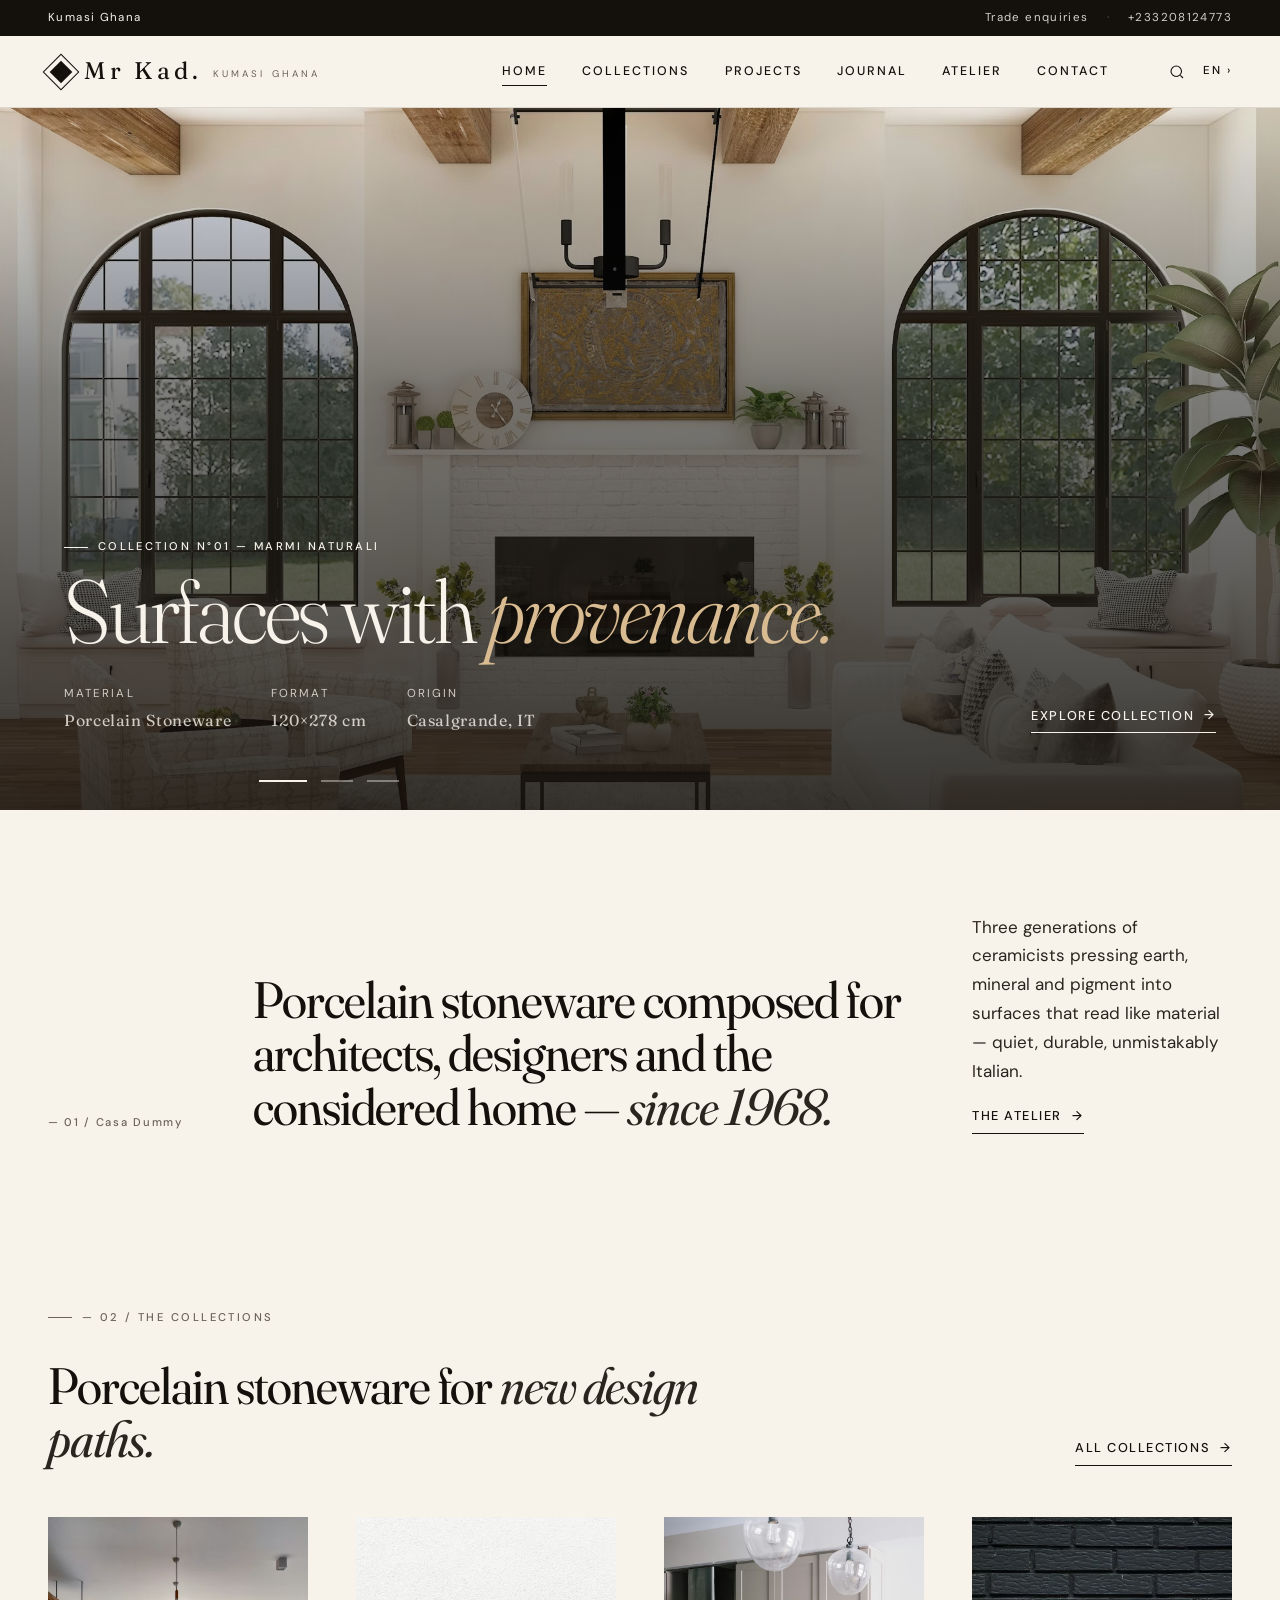
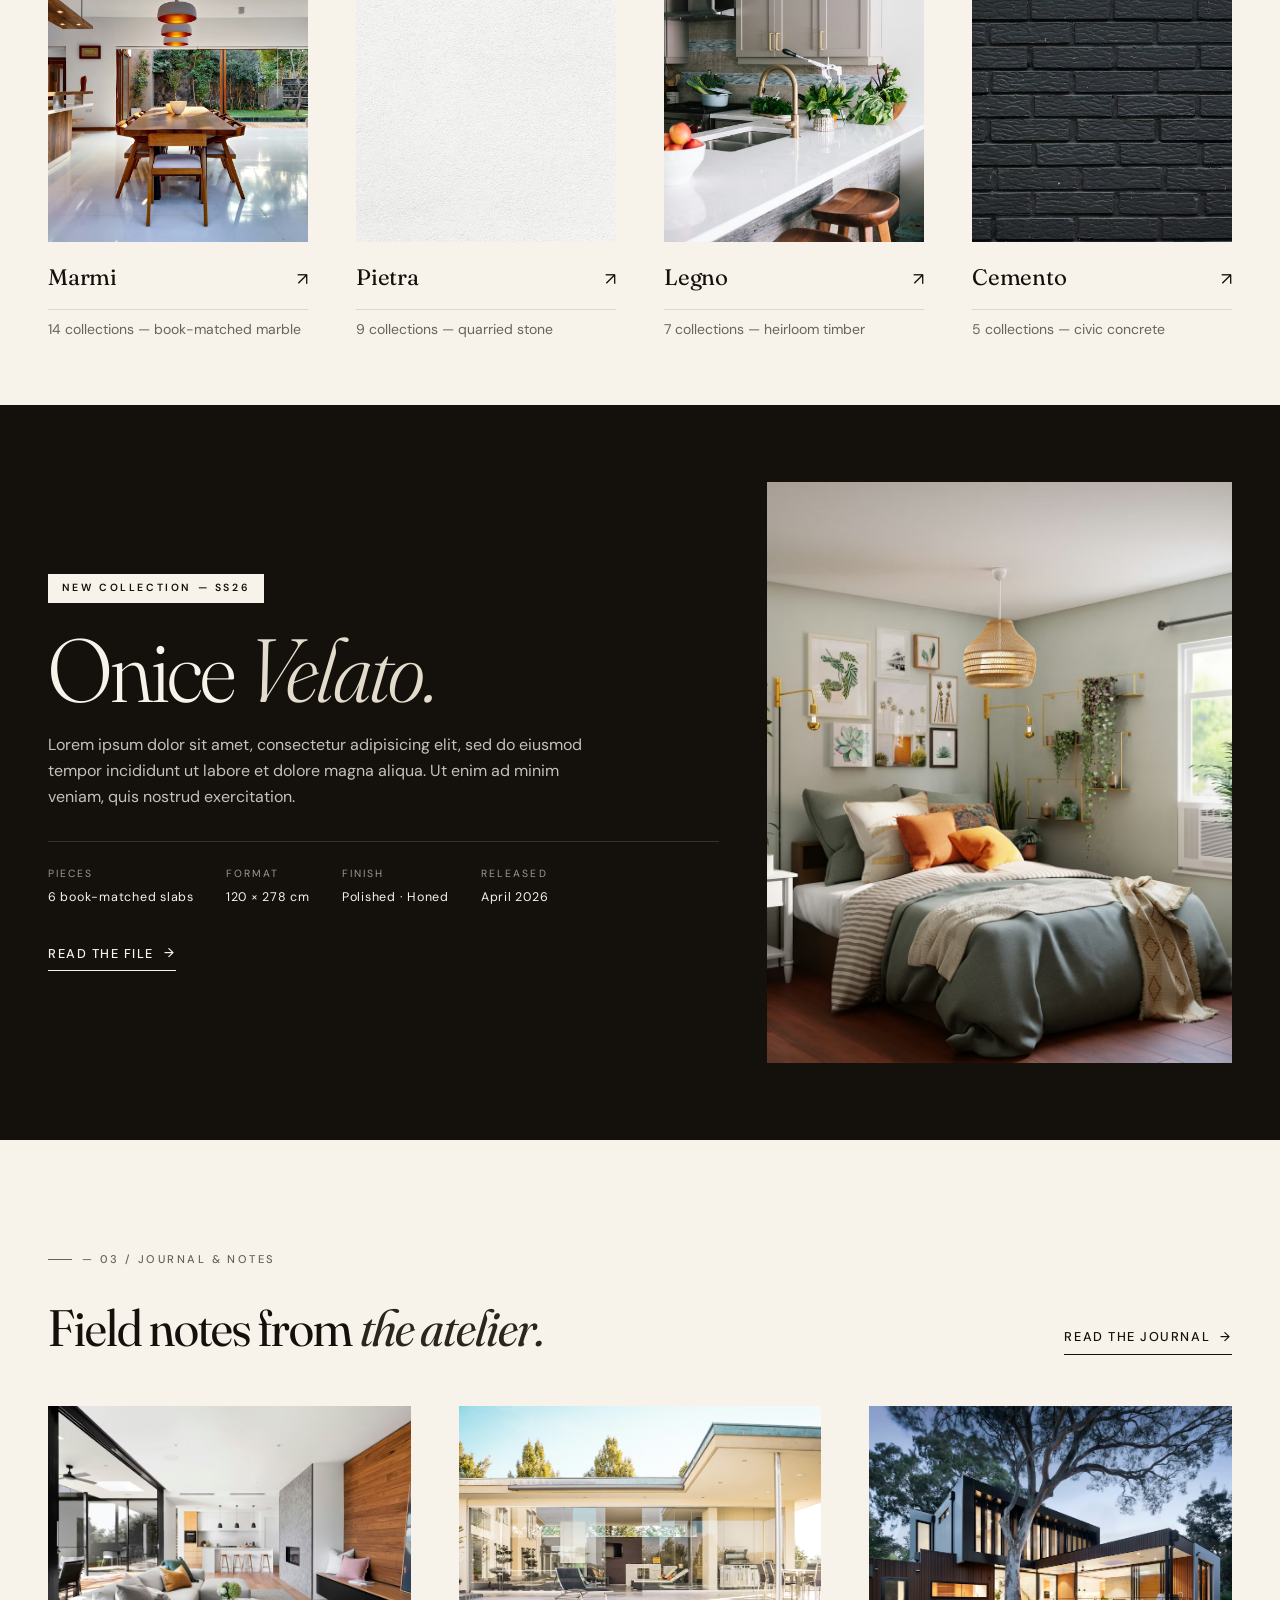
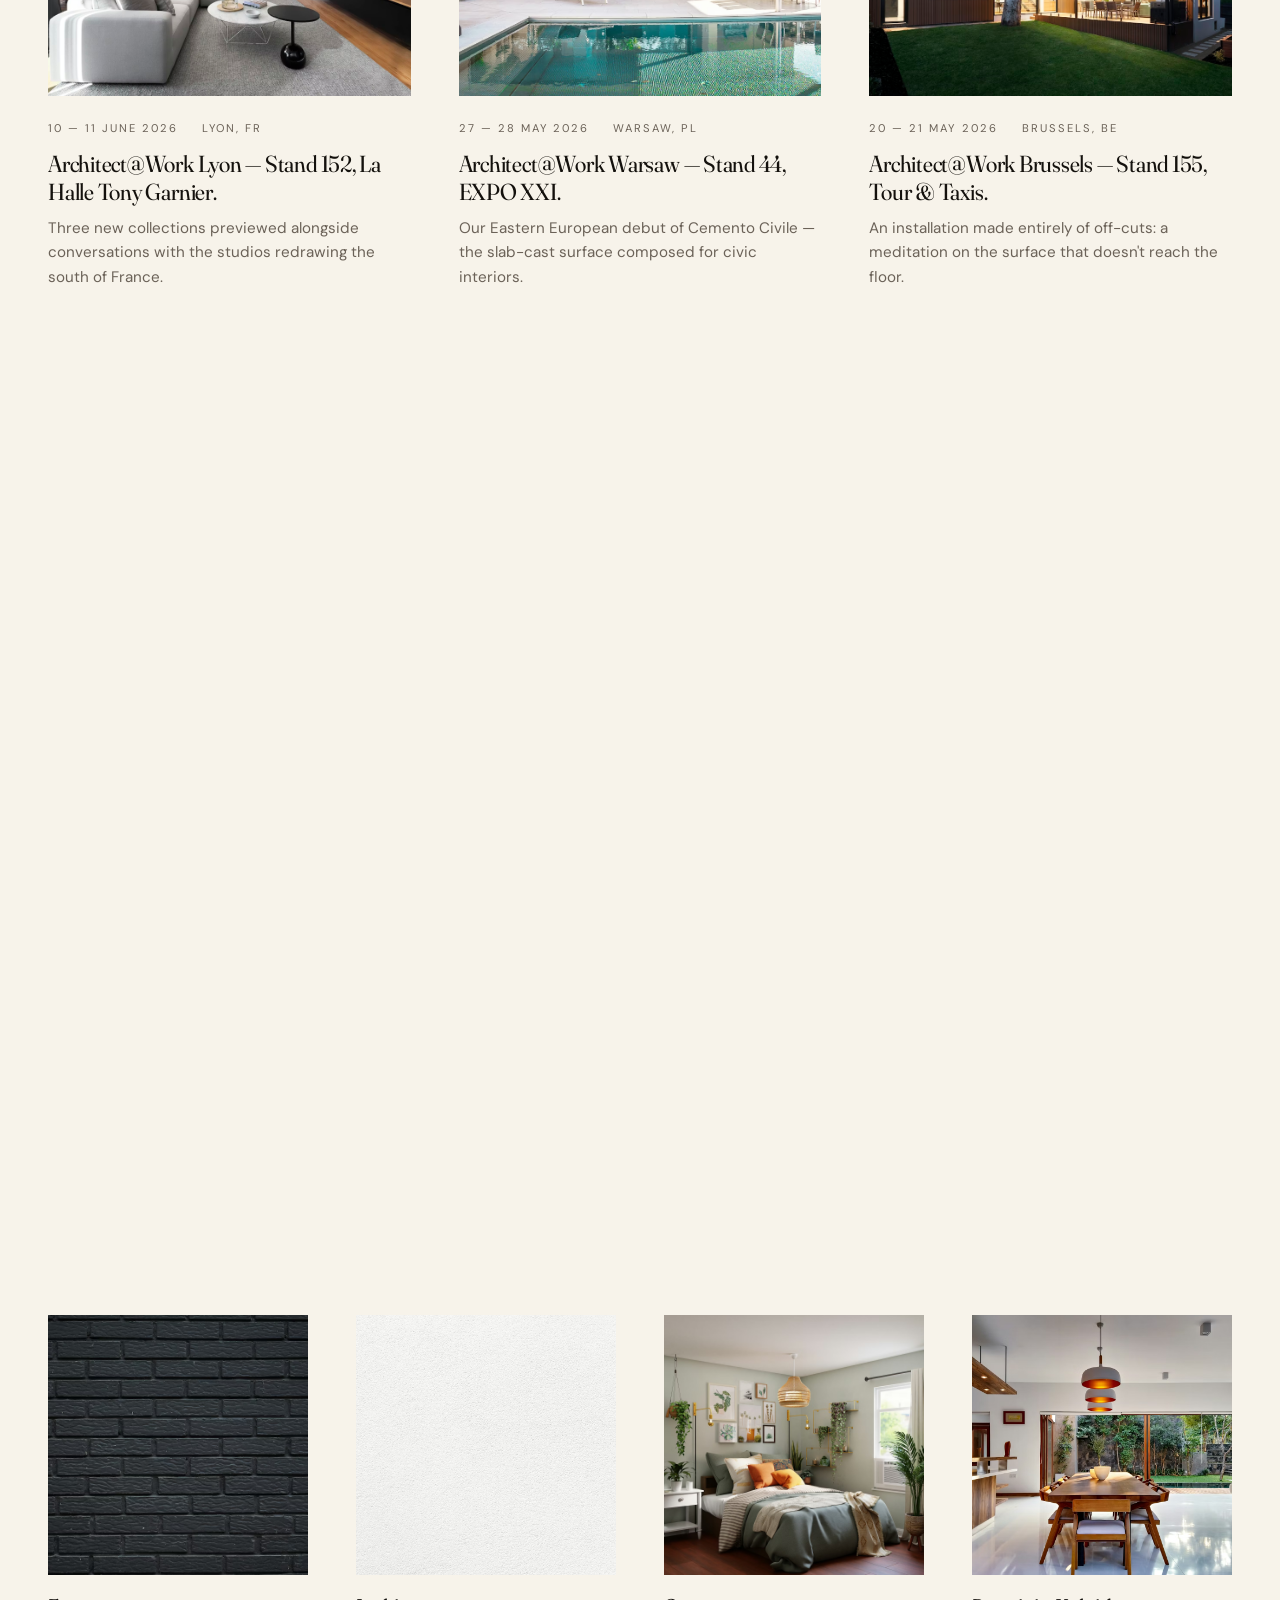
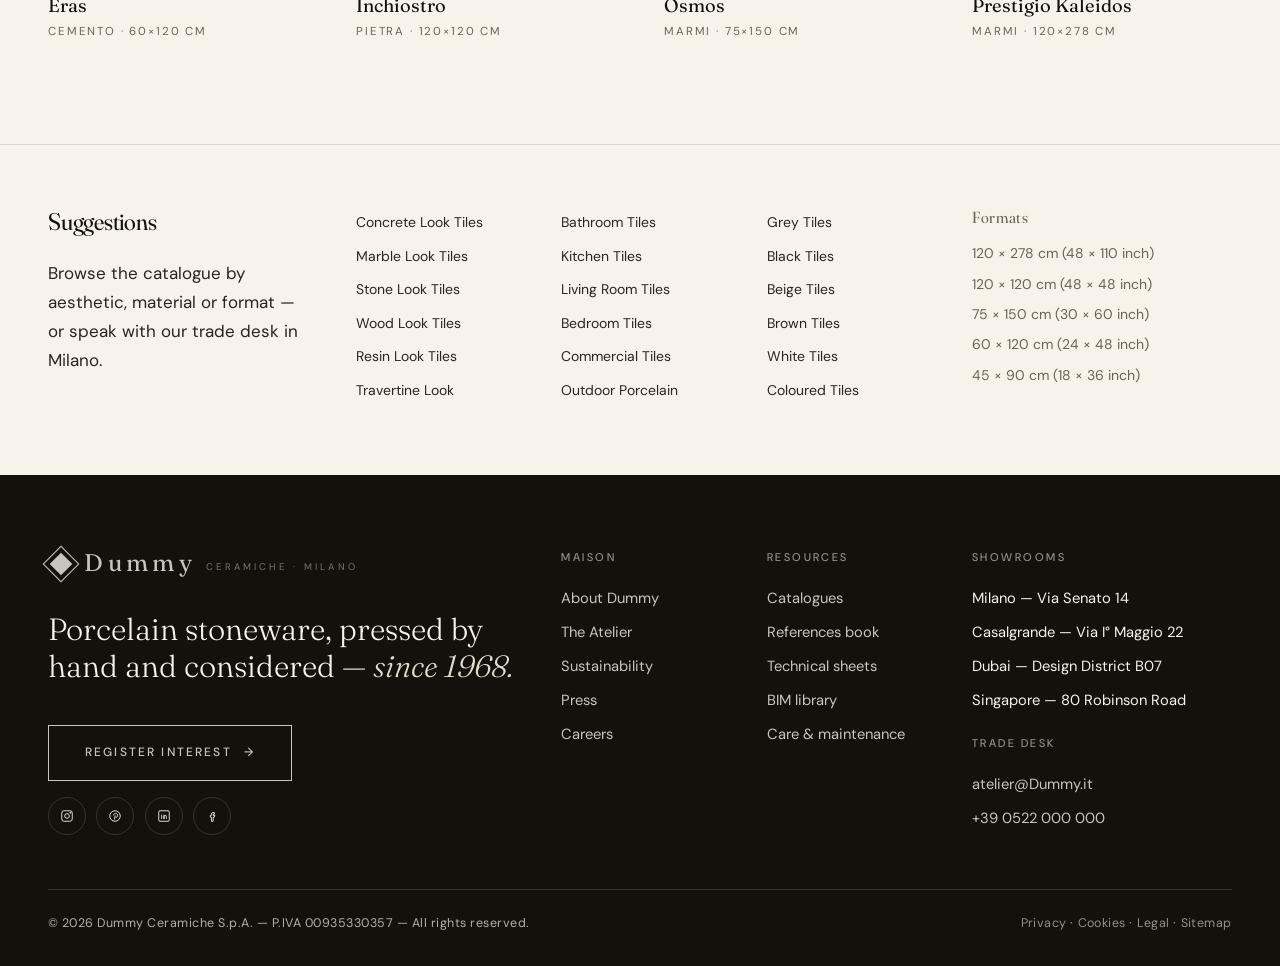
<file: index.html>
<!DOCTYPE html>
<html lang="en">
<head>
    <meta charset="UTF-8">
    <meta name="viewport" content="width=device-width, initial-scale=1.0">
    <title>Dummy Ceramiche — Surfaces with Provenance</title>
    <meta name="description" content="Dummy Ceramiche. Italian porcelain stoneware for architecture, interior design and the considered home. Milano, 1968.">

    <!-- Bootstrap 5.3.3 -->
    <link href="https://cdn.jsdelivr.net/npm/bootstrap@5.3.3/dist/css/bootstrap.min.css" rel="stylesheet">

    <!-- Fonts: Fraunces (display) + DM Sans (body) -->
    <link rel="preconnect" href="https://fonts.googleapis.com">
    <link rel="preconnect" href="https://fonts.gstatic.com" crossorigin>
    <link href="https://fonts.googleapis.com/css2?family=Fraunces:ital,opsz,wght@0,9..144,300;0,9..144,400;1,9..144,300;1,9..144,400&family=DM+Sans:wght@400;500;600&display=swap" rel="stylesheet">

    <!-- Custom -->
    <link rel="stylesheet" href="assets/css/style.css">
</head>
<body>

<!-- ========== UTILITY BAR ========== -->
<div class="utility-bar d-none d-md-block">
    <div class="container-fluid px-4 px-lg-5">
        <div class="d-flex justify-content-between align-items-center">
            <div>
                <span>Kumasi Ghana</span>
            </div>
            <div>
                <a href="register.html">Trade enquiries</a>
                <span class="sep">·</span>
                <a href="tel:+233208124773">+233208124773</a>
            </div>
        </div>
    </div>
</div>

<!-- ========== NAVIGATION ========== -->
<nav class="navbar navbar-strata navbar-expand-lg">
    <div class="container-fluid px-4 px-lg-5">

        <a class="brand-mark navbar-brand" href="index.html">
            <span class="brand-glyph"></span>
            <span class="brand-name">Mr Kad.</span>
            <span class="brand-sub d-none d-sm-inline">Kumasi Ghana</span>
        </a>

        <button class="navbar-toggler" type="button" data-bs-toggle="collapse" data-bs-target="#mainNav">
            <span class="navbar-toggler-icon"></span>
        </button>

        <div class="collapse navbar-collapse justify-content-end" id="mainNav">
            <ul class="navbar-nav align-items-lg-center">
                <li class="nav-item"><a class="nav-link active" href="index.html">Home</a></li>
                <li class="nav-item"><a class="nav-link" href="collections.html">Collections</a></li>
                <li class="nav-item"><a class="nav-link" href="#projects">Projects</a></li>
                <li class="nav-item"><a class="nav-link" href="#journal">Journal</a></li>
                <li class="nav-item"><a class="nav-link" href="#atelier">Atelier</a></li>
                <li class="nav-item"><a class="nav-link" href="register.html">Contact</a></li>

                <li class="nav-item d-flex align-items-center gap-2 ms-lg-3 ps-lg-3 border-start-lg">
                    <button class="nav-icon-btn" aria-label="Search">
                        <svg width="18" height="18" viewBox="0 0 24 24" fill="none" stroke="currentColor" stroke-width="1.5"><circle cx="11" cy="11" r="7"/><path d="m20 20-3.5-3.5"/></svg>
                    </button>
                    <span class="lang-toggle">EN ›</span>
                </li>
            </ul>
        </div>
    </div>
</nav>

<!-- ========== HERO CAROUSEL ========== -->
<section class="hero-carousel">
    <div id="heroCarousel" class="carousel slide carousel-fade" data-bs-ride="carousel" data-bs-interval="6000">

        <div class="carousel-indicators">
            <button type="button" data-bs-target="#heroCarousel" data-bs-slide-to="0" class="active" aria-current="true"></button>
            <button type="button" data-bs-target="#heroCarousel" data-bs-slide-to="1"></button>
            <button type="button" data-bs-target="#heroCarousel" data-bs-slide-to="2"></button>
        </div>

        <div class="carousel-inner">

            <!-- Slide 01 -->
            <div class="carousel-item active">
                <img src="assets/images/hero-img-1.avif" alt="Marble interior" class="hero-img">
                <div class="hero-overlay"></div>
                <div class="hero-content">
                    <span class="eyebrow">Collection N°01 — Marmi Naturali</span>
                    <h1 class="h-display">Surfaces with <em>provenance.</em></h1>
                    <div class="hero-meta">
                        <div class="hero-meta-item">
                            Material<strong>Porcelain Stoneware</strong>
                        </div>
                        <div class="hero-meta-item">
                            Format<strong>120×278 cm</strong>
                        </div>
                        <div class="hero-meta-item">
                            Origin<strong>Casalgrande, IT</strong>
                        </div>
                        <a href="collections.html" class="link-arrow link-arrow--light ms-lg-auto">Explore collection <span class="arrow">→</span></a>
                    </div>
                </div>
            </div>

            <!-- Slide 02 -->
            <div class="carousel-item">
                <img src="assets/images/hero-img-2.avif" alt="Stone bathroom" class="hero-img">
                <div class="hero-overlay"></div>
                <div class="hero-content">
                    <span class="eyebrow">Collection N°02 — Pietra Serena</span>
                    <h1 class="h-display">The <em>stillness</em> of stone.</h1>
                    <div class="hero-meta">
                        <div class="hero-meta-item">
                            Material<strong>Stone Look</strong>
                        </div>
                        <div class="hero-meta-item">
                            Format<strong>75×150 cm</strong>
                        </div>
                        <div class="hero-meta-item">
                            Origin<strong>Casalgrande, IT</strong>
                        </div>
                        <a href="collections.html" class="link-arrow link-arrow--light ms-lg-auto">Explore collection <span class="arrow">→</span></a>
                    </div>
                </div>
            </div>

            <!-- Slide 03 -->
            <div class="carousel-item">
                <img src="assets/images/hero-img-3.jpg" alt="Concrete interior" class="hero-img">
                <div class="hero-overlay"></div>
                <div class="hero-content">
                    <span class="eyebrow">Collection N°03 — Cemento Civile</span>
                    <h1 class="h-display">A <em>quiet</em> architecture.</h1>
                    <div class="hero-meta">
                        <div class="hero-meta-item">
                            Material<strong>Concrete Look</strong>
                        </div>
                        <div class="hero-meta-item">
                            Format<strong>60×120 cm</strong>
                        </div>
                        <div class="hero-meta-item">
                            Origin<strong>Casalgrande, IT</strong>
                        </div>
                        <a href="collections.html" class="link-arrow link-arrow--light ms-lg-auto">Explore collection <span class="arrow">→</span></a>
                    </div>
                </div>
            </div>

        </div>

        <button class="carousel-control-prev" type="button" data-bs-target="#heroCarousel" data-bs-slide="prev">
            <span class="carousel-control-prev-icon"></span>
        </button>
        <button class="carousel-control-next" type="button" data-bs-target="#heroCarousel" data-bs-slide="next">
            <span class="carousel-control-next-icon"></span>
        </button>
    </div>
</section>

<!-- ========== INTRO STATEMENT ========== -->
<section class="section">
    <div class="container-fluid px-4 px-lg-5">
        <div class="row g-5 align-items-end reveal">
            <div class="col-lg-2 d-none d-lg-block">
                <span class="meta-num">— 01 / Casa Dummy</span>
            </div>
            <div class="col-lg-7">
                <h2 class="h-section">
                    Porcelain stoneware composed for architects, designers and the considered home — <em>since 1968.</em>
                </h2>
            </div>
            <div class="col-lg-3">
                <p class="lead-prose mb-3">
                    Three generations of ceramicists pressing earth, mineral and pigment into surfaces that read like material — quiet, durable, unmistakably Italian.
                </p>
                <a href="#atelier" class="link-arrow">The atelier <span class="arrow">→</span></a>
            </div>
        </div>
    </div>
</section>

<!-- ========== CATEGORY GRID (4-UP) ========== -->
<section class="section section-tight">
    <div class="container-fluid px-4 px-lg-5">

        <div class="section-head reveal">
            <div class="head-left">
                <span class="eyebrow mb-3 d-inline-flex">— 02 / The Collections</span>
                <h2 class="h-section mt-3">Porcelain stoneware for <em>new design paths.</em></h2>
            </div>
            <a href="collections.html" class="link-arrow">All collections <span class="arrow">→</span></a>
        </div>

        <div class="row g-4 g-lg-5">

            <div class="col-6 col-lg-3 reveal">
                <a href="collections.html" class="cat-card">
                    <div class="cat-thumb">
                        <img src="assets/images/collection-1.avif" alt="Marble look tiles">
                    </div>
                    <div class="cat-meta">
                        <span class="cat-name">Marmi</span>
                        <span class="cat-arrow">↗</span>
                    </div>
                    <p class="size-list mt-2 mb-0">14 collections — book-matched marble</p>
                </a>
            </div>

            <div class="col-6 col-lg-3 reveal">
                <a href="collections.html" class="cat-card">
                    <div class="cat-thumb">
                        <img src="assets/images/collection-2.avif" alt="Stone look tiles">
                    </div>
                    <div class="cat-meta">
                        <span class="cat-name">Pietra</span>
                        <span class="cat-arrow">↗</span>
                    </div>
                    <p class="size-list mt-2 mb-0">9 collections — quarried stone</p>
                </a>
            </div>

            <div class="col-6 col-lg-3 reveal">
                <a href="collections.html" class="cat-card">
                    <div class="cat-thumb">
                        <img src="assets/images/collection-3.avif" alt="Wood look tiles">
                    </div>
                    <div class="cat-meta">
                        <span class="cat-name">Legno</span>
                        <span class="cat-arrow">↗</span>
                    </div>
                    <p class="size-list mt-2 mb-0">7 collections — heirloom timber</p>
                </a>
            </div>

            <div class="col-6 col-lg-3 reveal">
                <a href="collections.html" class="cat-card">
                    <div class="cat-thumb">
                        <img src="assets/images/collection-4.avif" alt="Concrete look tiles">
                    </div>
                    <div class="cat-meta">
                        <span class="cat-name">Cemento</span>
                        <span class="cat-arrow">↗</span>
                    </div>
                    <p class="size-list mt-2 mb-0">5 collections — civic concrete</p>
                </a>
            </div>

        </div>
    </div>
</section>

<!-- ========== SPOTLIGHT — FEATURED COLLECTION ========== -->
<section class="spotlight">
    <div class="container-fluid px-4 px-lg-5">

        <div class="row g-5 align-items-center">

            <div class="col-lg-5 order-lg-2 reveal">
                <div class="spotlight-img">
                    <img src="assets/images/new-collection.avif" alt="Onice — featured collection">
                </div>
            </div>

            <div class="col-lg-7 order-lg-1 reveal">
                <span class="spotlight-label">New collection — SS26</span>
                <h2 class="h-display">Onice <em>Velato.</em></h2>
                <p class="spotlight-prose">
                    Lorem ipsum dolor sit amet, consectetur adipisicing elit, sed do eiusmod
                    tempor incididunt ut labore et dolore magna aliqua. Ut enim ad minim veniam,
                    quis nostrud exercitation.
                </p>

                <div class="spotlight-meta">
                    <div>
                        <div class="label">Pieces</div>
                        <span>6 book-matched slabs</span>
                    </div>
                    <div>
                        <div class="label">Format</div>
                        <span>120 × 278 cm</span>
                    </div>
                    <div>
                        <div class="label">Finish</div>
                        <span>Polished · Honed</span>
                    </div>
                    <div>
                        <div class="label">Released</div>
                        <span>April 2026</span>
                    </div>
                </div>

                <div class="mt-4 pt-2">
                    <a href="collections.html" class="link-arrow link-arrow--light">Read the file <span class="arrow">→</span></a>
                </div>
            </div>

        </div>
    </div>
</section>

<!-- ========== JOURNAL ========== -->
<section class="section" id="journal">
    <div class="container-fluid px-4 px-lg-5">

        <div class="section-head reveal">
            <div class="head-left">
                <span class="eyebrow mb-3 d-inline-flex">— 03 / Journal & Notes</span>
                <h2 class="h-section mt-3">Field notes from <em>the atelier.</em></h2>
            </div>
            <a href="#" class="link-arrow">Read the journal <span class="arrow">→</span></a>
        </div>

        <div class="row g-4 g-lg-5">

            <div class="col-md-4 reveal">
                <a href="#" class="journal-card">
                    <div class="j-thumb">
                        <img src="assets/images/blog-1.avif" alt="Architect at Work — Lyon">
                    </div>
                    <div class="j-meta">
                        <span>10 — 11 June 2026</span>
                        <span>Lyon, FR</span>
                    </div>
                    <h3 class="j-title">Architect@Work Lyon — Stand 152, La Halle Tony Garnier.</h3>
                    <p class="j-excerpt">Three new collections previewed alongside conversations with the studios redrawing the south of France.</p>
                </a>
            </div>

            <div class="col-md-4 reveal">
                <a href="#" class="journal-card">
                    <div class="j-thumb">
                        <img src="assets/images/blog-2.avif" alt="Architect at Work — Warsaw">
                    </div>
                    <div class="j-meta">
                        <span>27 — 28 May 2026</span>
                        <span>Warsaw, PL</span>
                    </div>
                    <h3 class="j-title">Architect@Work Warsaw — Stand 44, EXPO XXI.</h3>
                    <p class="j-excerpt">Our Eastern European debut of Cemento Civile — the slab-cast surface composed for civic interiors.</p>
                </a>
            </div>

            <div class="col-md-4 reveal">
                <a href="#" class="journal-card">
                    <div class="j-thumb">
                        <img src="assets/images/blog-3.avif" alt="Architect at Work — Brussels">
                    </div>
                    <div class="j-meta">
                        <span>20 — 21 May 2026</span>
                        <span>Brussels, BE</span>
                    </div>
                    <h3 class="j-title">Architect@Work Brussels — Stand 155, Tour &amp; Taxis.</h3>
                    <p class="j-excerpt">An installation made entirely of off-cuts: a meditation on the surface that doesn't reach the floor.</p>
                </a>
            </div>

        </div>
    </div>
</section>

<!-- ========== INSPIRATIONAL FULL-BLEED ========== -->
<section class="inspire reveal" id="projects">
    <span class="inspire-tag">Inspirational</span>
    <img src="assets/images/inspire.avif" alt="Showroom project — Milano" class="inspire-img">
    <div class="inspire-overlay"></div>
    <div class="inspire-content">
        <span class="eyebrow" style="color:#F7F3EA">— Project N°127 / Milano</span>
        <h2 class="h-display mt-3">An <em>atelier</em>, redrawn in stone.</h2>
        <p class="lead-prose mb-4" style="color:rgba(247,243,234,0.85)">Lorem ipsum dolor sit amet, consectetur adipisicing elit, sed do eiusmod tempor incididunt ut labore et dolore magna aliqua..</p>
        <a href="#" class="link-arrow link-arrow--light">Read the project <span class="arrow">→</span></a>
    </div>
</section>

<!-- ========== MOST-VIEWED COLLECTIONS ========== -->
<section class="section">
    <div class="container-fluid px-4 px-lg-5">

        <div class="text-center reveal mb-5">
            <span class="eyebrow no-line mb-3 d-inline-flex">— 04 / Viewed</span>
            <h2 class="h-section mt-3">Most Viewed Collection</h2>
        </div>

        <div class="row g-4 g-lg-5">

            <div class="col-6 col-md-3 reveal">
                <a href="collections.html" class="tile-card">
                    <div class="tile-thumb">
                        <img src="assets/images/collection-4.avif" alt="Cemento Eras">
                    </div>
                    <div class="tile-name">Eras</div>
                    <div class="tile-sub">Cemento · 60×120 cm</div>
                </a>
            </div>

            <div class="col-6 col-md-3 reveal">
                <a href="collections.html" class="tile-card">
                    <div class="tile-thumb">
                        <img src="assets/images/collection-2.avif" alt="Pietra Inchiostro">
                    </div>
                    <div class="tile-name">Inchiostro</div>
                    <div class="tile-sub">Pietra · 120×120 cm</div>
                </a>
            </div>

            <div class="col-6 col-md-3 reveal">
                <a href="collections.html" class="tile-card">
                    <div class="tile-thumb">
                        <img src="assets/images/new-collection.avif" alt="Osmos">
                    </div>
                    <div class="tile-name">Osmos</div>
                    <div class="tile-sub">Marmi · 75×150 cm</div>
                </a>
            </div>

            <div class="col-6 col-md-3 reveal">
                <a href="collections.html" class="tile-card">
                    <div class="tile-thumb">
                        <img src="assets/images/collection-1.avif" alt="Prestigio Kaleidos">
                    </div>
                    <div class="tile-name">Prestigio Kaleidos</div>
                    <div class="tile-sub">Marmi · 120×278 cm</div>
                </a>
            </div>

        </div>
    </div>
</section>

<!-- ========== SUGGESTIONS LINK DIRECTORY ========== -->
<section class="suggestions" id="atelier">
    <div class="container-fluid px-4 px-lg-5">

        <div class="row g-4 g-lg-5">
            <div class="col-lg-3">
                <h6>Suggestions</h6>
                <p class="lead-prose mb-0">Browse the catalogue by aesthetic, material or format — or speak with our trade desk in Milano.</p>
            </div>

            <div class="col-6 col-md-3 col-lg-2">
                <ul>
                    <li><a href="collections.html">Concrete Look Tiles</a></li>
                    <li><a href="collections.html">Marble Look Tiles</a></li>
                    <li><a href="collections.html">Stone Look Tiles</a></li>
                    <li><a href="collections.html">Wood Look Tiles</a></li>
                    <li><a href="collections.html">Resin Look Tiles</a></li>
                    <li><a href="collections.html">Travertine Look</a></li>
                </ul>
            </div>

            <div class="col-6 col-md-3 col-lg-2">
                <ul>
                    <li><a href="collections.html">Bathroom Tiles</a></li>
                    <li><a href="collections.html">Kitchen Tiles</a></li>
                    <li><a href="collections.html">Living Room Tiles</a></li>
                    <li><a href="collections.html">Bedroom Tiles</a></li>
                    <li><a href="collections.html">Commercial Tiles</a></li>
                    <li><a href="collections.html">Outdoor Porcelain</a></li>
                </ul>
            </div>

            <div class="col-6 col-md-3 col-lg-2">
                <ul>
                    <li><a href="collections.html">Grey Tiles</a></li>
                    <li><a href="collections.html">Black Tiles</a></li>
                    <li><a href="collections.html">Beige Tiles</a></li>
                    <li><a href="collections.html">Brown Tiles</a></li>
                    <li><a href="collections.html">White Tiles</a></li>
                    <li><a href="collections.html">Coloured Tiles</a></li>
                </ul>
            </div>

            <div class="col-6 col-md-3 col-lg-3">
                <h6 class="mt-lg-0 mt-4" style="font-family:var(--font-display); font-size:1rem; letter-spacing:0.04em; text-transform:none; font-weight:400; color: var(--ink-mute); margin-bottom:1rem;">Formats</h6>
                <ul class="size-list">
                    <li>120 × 278 cm (48 × 110 inch)</li>
                    <li>120 × 120 cm (48 × 48 inch)</li>
                    <li>75 × 150 cm (30 × 60 inch)</li>
                    <li>60 × 120 cm (24 × 48 inch)</li>
                    <li>45 × 90 cm (18 × 36 inch)</li>
                </ul>
            </div>
        </div>
    </div>
</section>

<!-- ========== FOOTER ========== -->
<footer class="site-footer">
    <div class="container-fluid px-4 px-lg-5">

        <div class="row g-5">

            <div class="col-lg-5">
                <div class="footer-brand">
                    <a class="brand-mark" href="index.html">
                        <span class="brand-glyph"></span>
                        <span class="brand-name">Dummy</span>
                        <span class="brand-sub">Ceramiche · Milano</span>
                    </a>
                </div>
                <p class="footer-statement">Porcelain stoneware, pressed by hand and considered — <em>since 1968.</em></p>

                <a href="register.html" class="btn-strata" style="border-color: var(--paper); background: transparent; color: var(--paper);">
                    Register Interest <span>→</span>
                </a>

                <div class="social-row">
                    <a href="#" aria-label="Instagram"><svg viewBox="0 0 24 24" fill="none" stroke="currentColor" stroke-width="1.5"><rect x="3" y="3" width="18" height="18" rx="4"/><circle cx="12" cy="12" r="4"/><circle cx="17.5" cy="6.5" r="0.8" fill="currentColor"/></svg></a>
                    <a href="#" aria-label="Pinterest"><svg viewBox="0 0 24 24" fill="none" stroke="currentColor" stroke-width="1.5"><circle cx="12" cy="12" r="9"/><path d="M11 18l1.5-7M9.5 11c0-2 1.5-3.5 3.5-3.5s3.5 1.5 3.5 3.5-1.5 3.5-3 3.5"/></svg></a>
                    <a href="#" aria-label="LinkedIn"><svg viewBox="0 0 24 24" fill="none" stroke="currentColor" stroke-width="1.5"><rect x="3" y="3" width="18" height="18" rx="2"/><path d="M8 10v7M8 7v.5M12 17v-4a2 2 0 0 1 4 0v4M12 10v7"/></svg></a>
                    <a href="#" aria-label="Facebook"><svg viewBox="0 0 24 24" fill="none" stroke="currentColor" stroke-width="1.5"><path d="M14 9h2V6h-2a3 3 0 0 0-3 3v2H9v3h2v7h3v-7h2l1-3h-3V9.5A.5.5 0 0 1 14.5 9H14z"/></svg></a>
                </div>
            </div>

            <div class="col-6 col-lg-2">
                <h6>Maison</h6>
                <ul>
                    <li><a href="#">About Dummy</a></li>
                    <li><a href="#">The Atelier</a></li>
                    <li><a href="#">Sustainability</a></li>
                    <li><a href="#">Press</a></li>
                    <li><a href="#">Careers</a></li>
                </ul>
            </div>

            <div class="col-6 col-lg-2">
                <h6>Resources</h6>
                <ul>
                    <li><a href="#">Catalogues</a></li>
                    <li><a href="#">References book</a></li>
                    <li><a href="#">Technical sheets</a></li>
                    <li><a href="#">BIM library</a></li>
                    <li><a href="#">Care &amp; maintenance</a></li>
                </ul>
            </div>

            <div class="col-lg-3">
                <h6>Showrooms</h6>
                <ul>
                    <li>Milano — Via Senato 14</li>
                    <li>Casalgrande — Via I° Maggio 22</li>
                    <li>Dubai — Design District B07</li>
                    <li>Singapore — 80 Robinson Road</li>
                </ul>

                <h6 class="mt-4">Trade desk</h6>
                <ul>
                    <li><a href="mailto:atelier@Dummy.it">atelier@Dummy.it</a></li>
                    <li><a href="tel:+390522000000">+39 0522 000 000</a></li>
                </ul>
            </div>
        </div>

        <div class="footer-divider"></div>

        <div class="footer-bottom">
            <div>© <span id="year"></span> Dummy Ceramiche S.p.A. — P.IVA 00935330357 — All rights reserved.</div>
            <div>
                <a href="#">Privacy</a> · <a href="#">Cookies</a> · <a href="#">Legal</a> · <a href="#">Sitemap</a>
            </div>
        </div>
    </div>
</footer>

<!-- Bootstrap JS -->
<script src="https://cdn.jsdelivr.net/npm/bootstrap@5.3.3/dist/js/bootstrap.bundle.min.js"></script>
<script src="assets/js/script.js"></script>
</body>
</html>
</file>
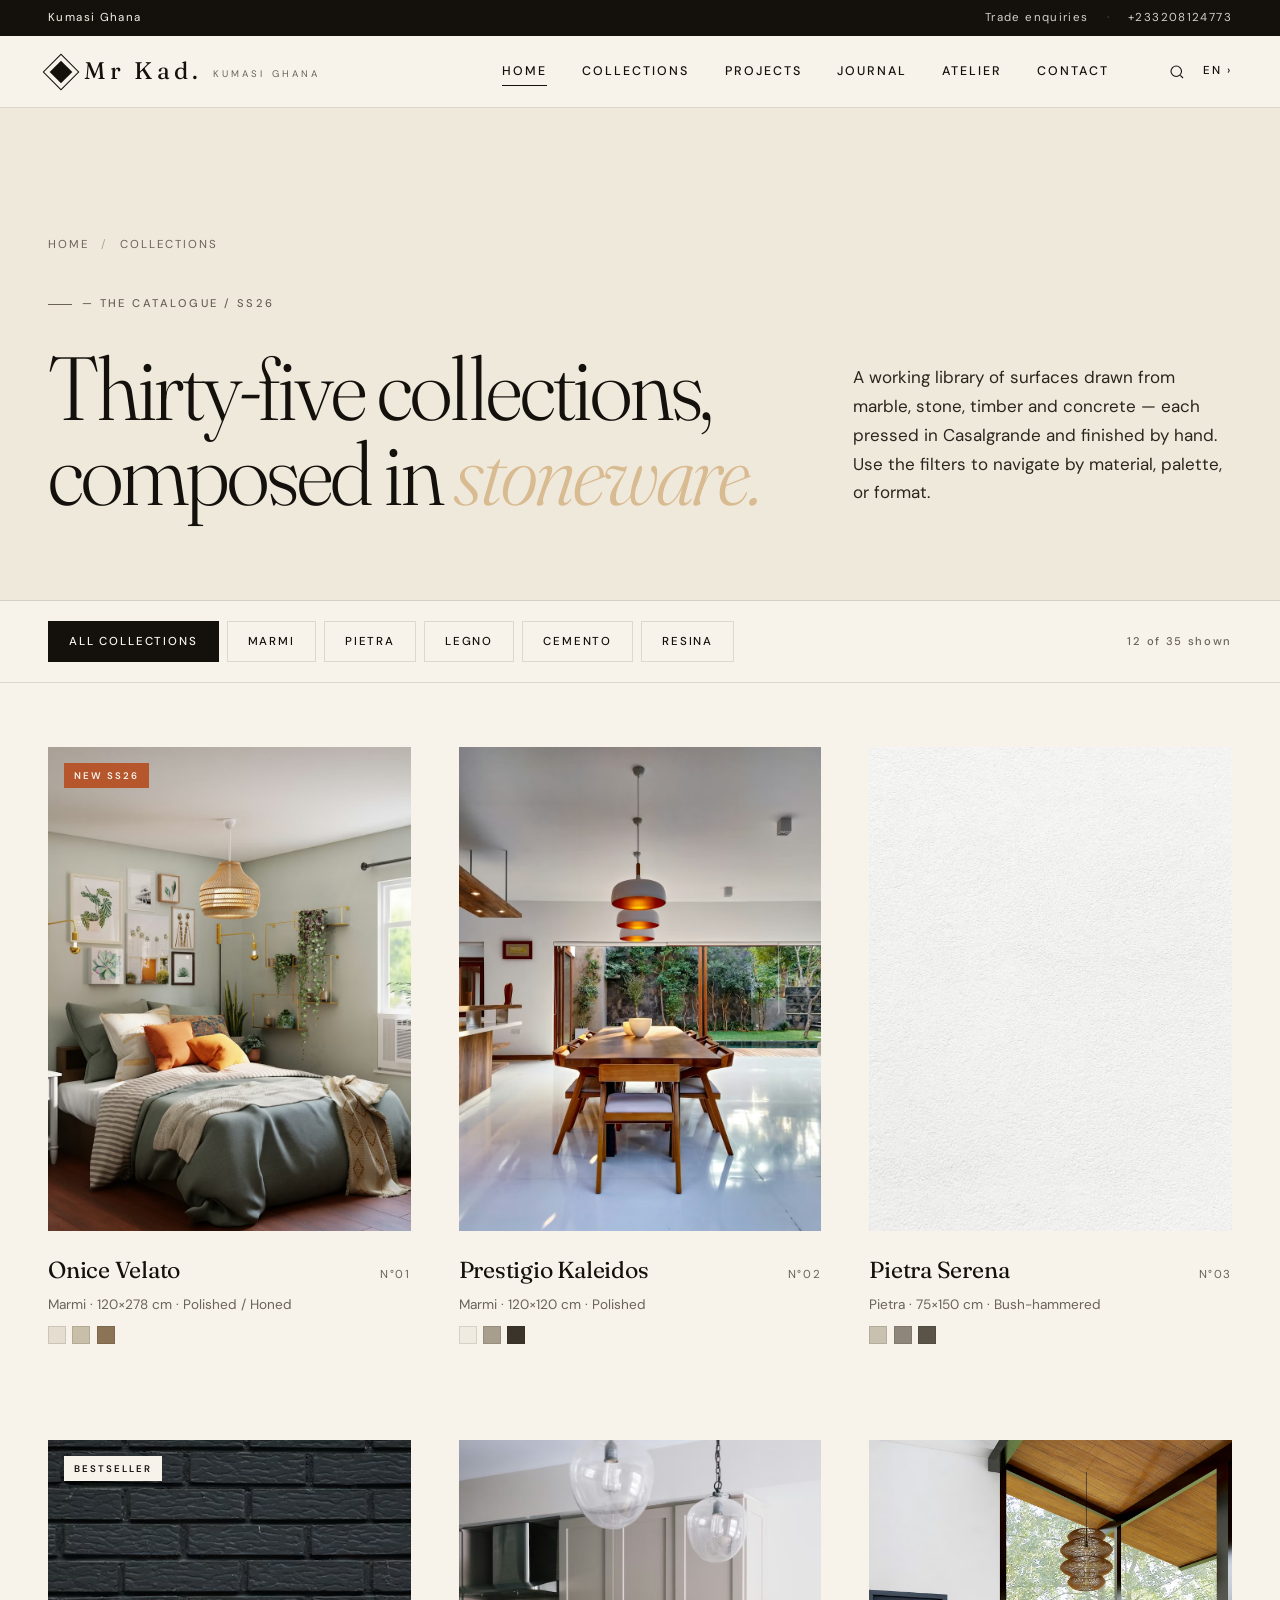
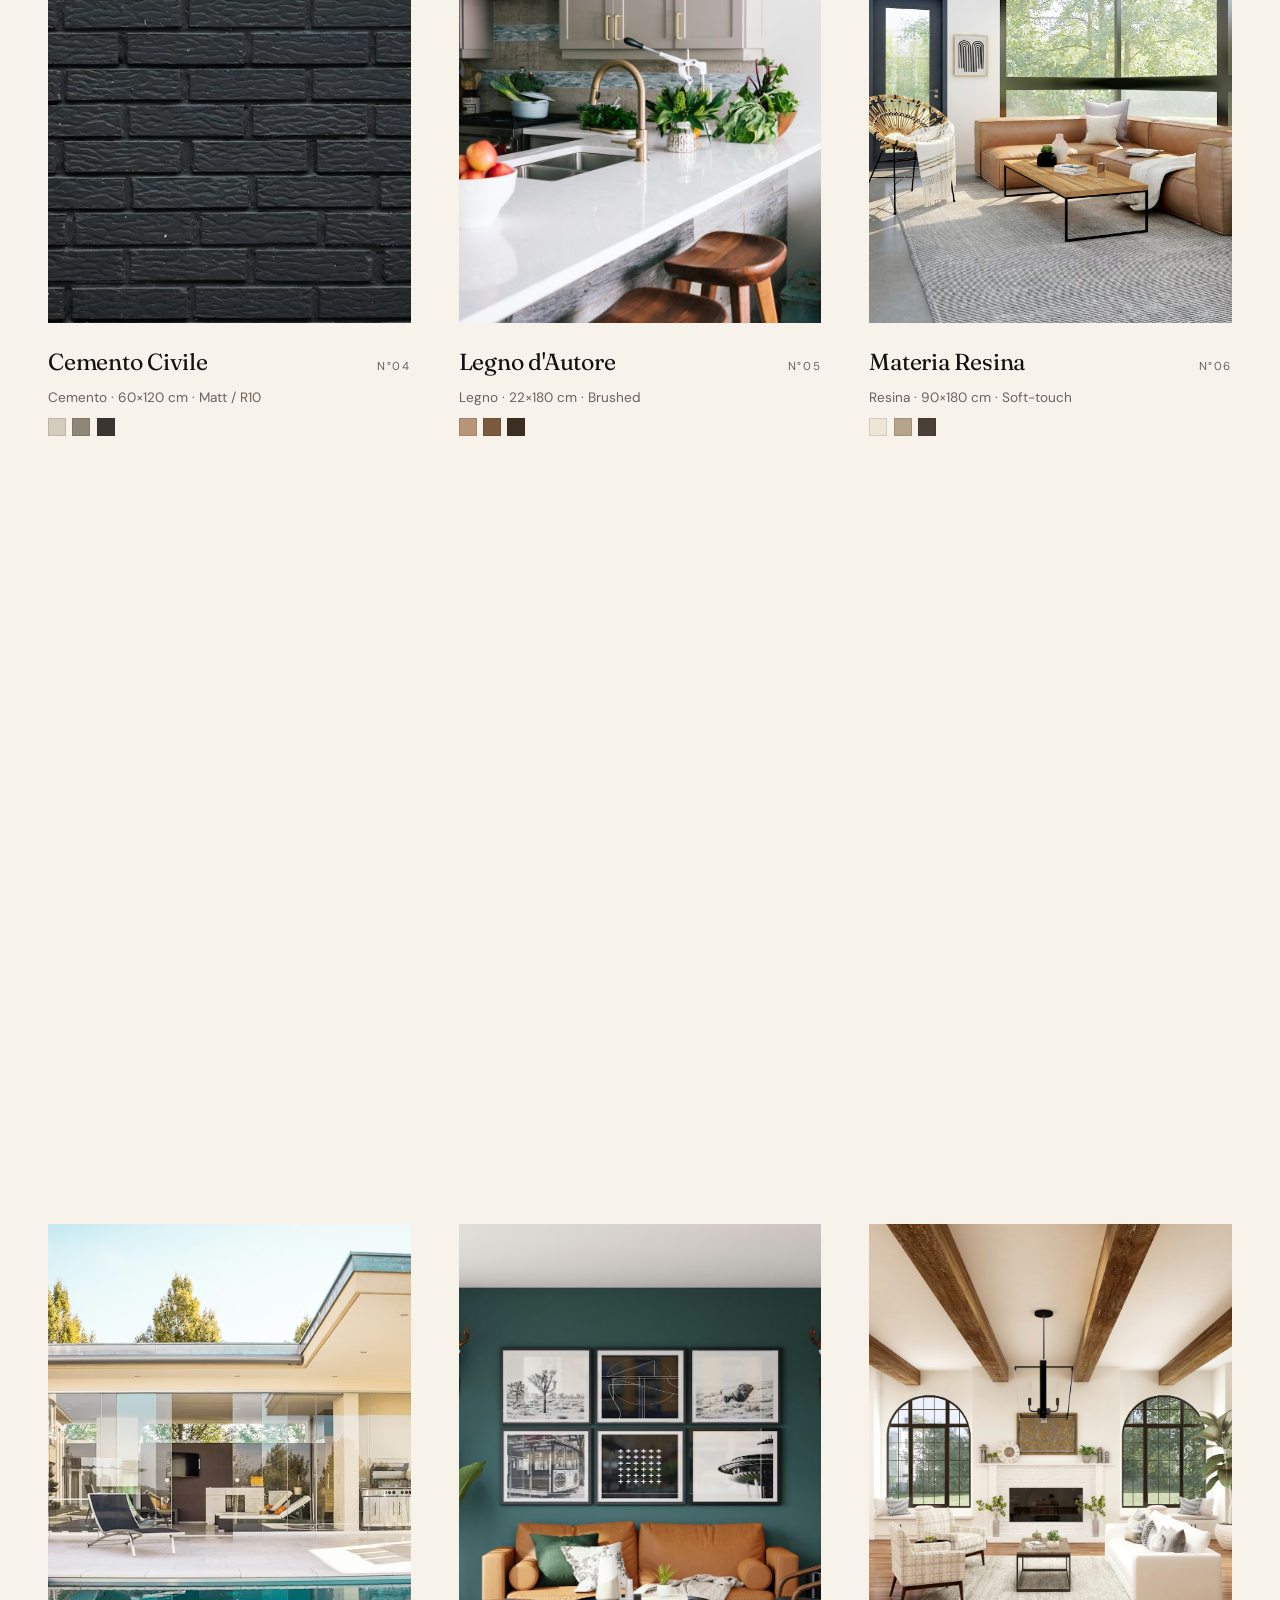
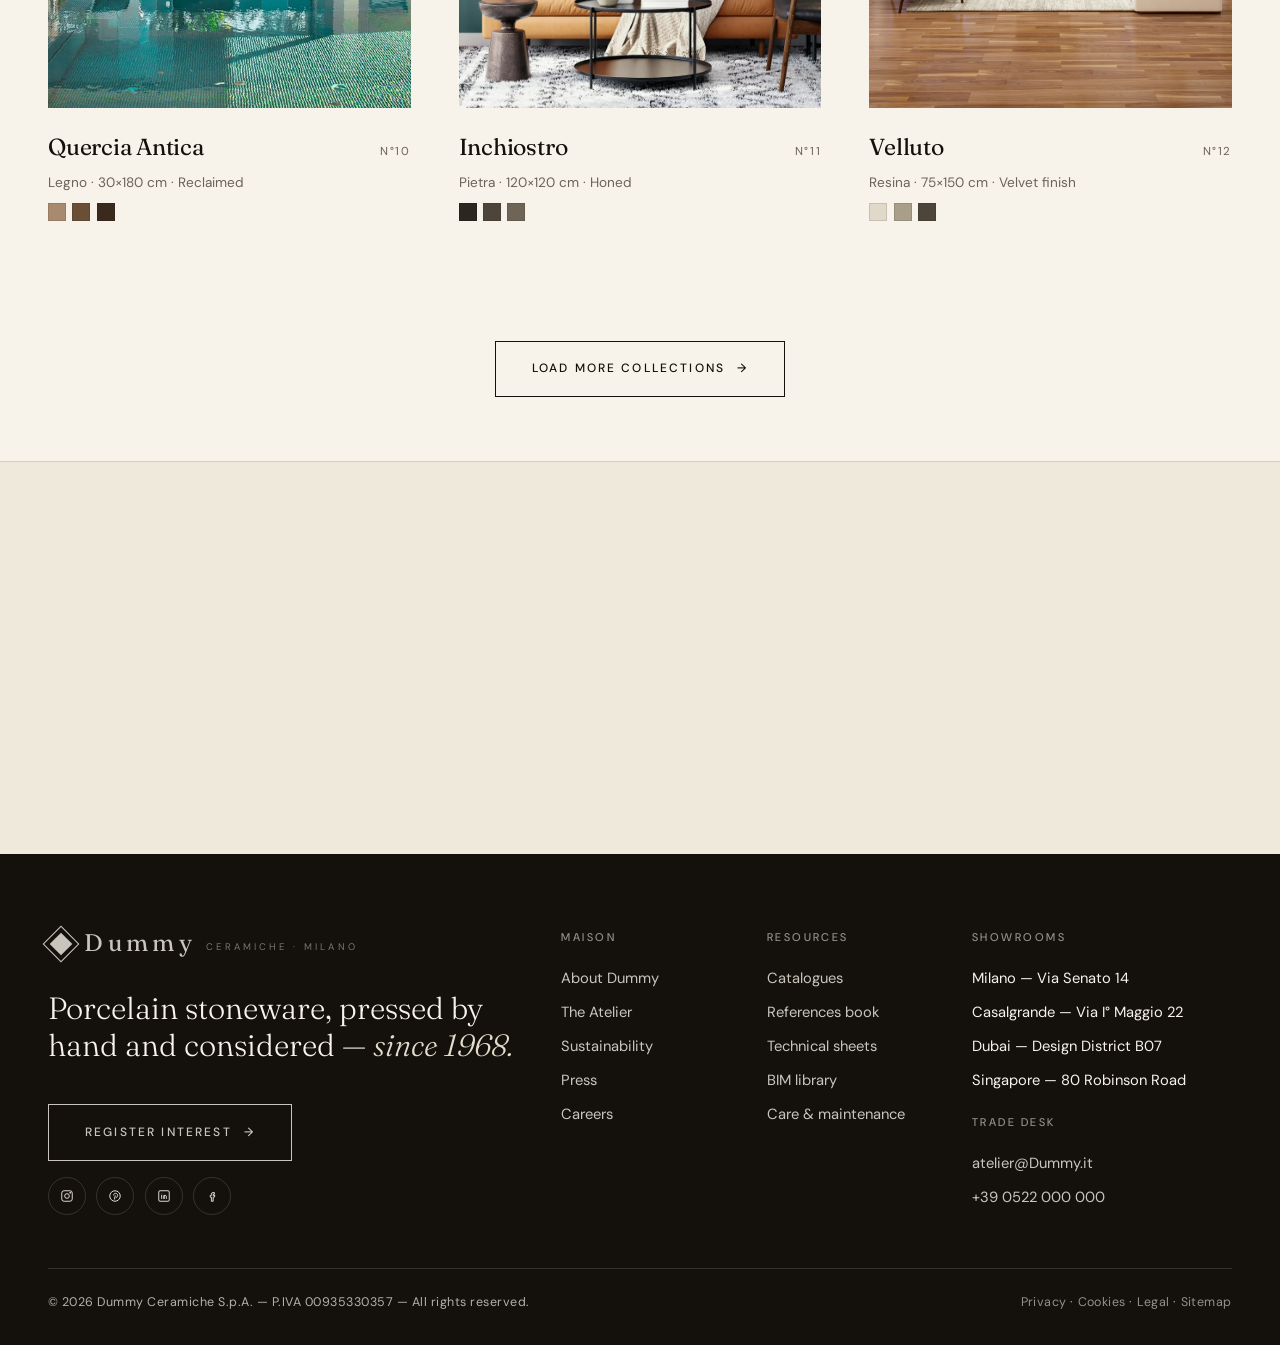
<file: collections.html>
<!DOCTYPE html>
<html lang="en">
<head>
    <meta charset="UTF-8">
    <meta name="viewport" content="width=device-width, initial-scale=1.0">
    <title>Collections — Dummy Ceramiche</title>
    <meta name="description" content="Explore the Dummy Ceramiche catalogue — Marmi, Pietra, Legno and Cemento Civile, in formats from 60×120 to 120×278 cm.">

    <link href="https://cdn.jsdelivr.net/npm/bootstrap@5.3.3/dist/css/bootstrap.min.css" rel="stylesheet">

    <link rel="preconnect" href="https://fonts.googleapis.com">
    <link rel="preconnect" href="https://fonts.gstatic.com" crossorigin>
    <link href="https://fonts.googleapis.com/css2?family=Fraunces:ital,opsz,wght@0,9..144,300;0,9..144,400;1,9..144,300;1,9..144,400&family=DM+Sans:wght@400;500;600&display=swap" rel="stylesheet">

    <link rel="stylesheet" href="assets/css/style.css">
</head>
<body>

<!-- ========== UTILITY BAR ========== -->
<div class="utility-bar d-none d-md-block">
    <div class="container-fluid px-4 px-lg-5">
        <div class="d-flex justify-content-between align-items-center">
            <div>
                <span>Kumasi Ghana</span>
            </div>
            <div>
                <a href="register.html">Trade enquiries</a>
                <span class="sep">·</span>
                <a href="tel:+233208124773">+233208124773</a>
            </div>
        </div>
    </div>
</div>

<!-- ========== NAVIGATION ========== -->
<nav class="navbar navbar-strata navbar-expand-lg">
    <div class="container-fluid px-4 px-lg-5">

        <a class="brand-mark navbar-brand" href="index.html">
            <span class="brand-glyph"></span>
            <span class="brand-name">Mr Kad.</span>
            <span class="brand-sub d-none d-sm-inline">Kumasi Ghana</span>
        </a>

        <button class="navbar-toggler" type="button" data-bs-toggle="collapse" data-bs-target="#mainNav">
            <span class="navbar-toggler-icon"></span>
        </button>

        <div class="collapse navbar-collapse justify-content-end" id="mainNav">
            <ul class="navbar-nav align-items-lg-center">
                <li class="nav-item"><a class="nav-link active" href="index.html">Home</a></li>
                <li class="nav-item"><a class="nav-link" href="collections.html">Collections</a></li>
                <li class="nav-item"><a class="nav-link" href="#projects">Projects</a></li>
                <li class="nav-item"><a class="nav-link" href="#journal">Journal</a></li>
                <li class="nav-item"><a class="nav-link" href="#atelier">Atelier</a></li>
                <li class="nav-item"><a class="nav-link" href="register.html">Contact</a></li>

                <li class="nav-item d-flex align-items-center gap-2 ms-lg-3 ps-lg-3 border-start-lg">
                    <button class="nav-icon-btn" aria-label="Search">
                        <svg width="18" height="18" viewBox="0 0 24 24" fill="none" stroke="currentColor" stroke-width="1.5"><circle cx="11" cy="11" r="7"/><path d="m20 20-3.5-3.5"/></svg>
                    </button>
                    <span class="lang-toggle">EN ›</span>
                </li>
            </ul>
        </div>
    </div>
</nav>

<!-- ========== PAGE HERO ========== -->
<section class="page-hero">
    <div class="container-fluid px-4 px-lg-5">

        <ul class="breadcrumb-strata">
            <li><a href="index.html">Home</a></li>
            <li>Collections</li>
        </ul>

        <div class="row g-4 align-items-end">
            <div class="col-lg-8">
                <span class="eyebrow mb-3 d-inline-flex">— The catalogue / SS26</span>
                <h1 class="h-display mt-3">Thirty-five collections,<br>composed in <em>stoneware.</em></h1>
            </div>
            <div class="col-lg-4">
                <p class="lead-prose">
                    A working library of surfaces drawn from marble, stone, timber and concrete — each pressed in Casalgrande and finished by hand. Use the filters to navigate by material, palette, or format.
                </p>
            </div>
        </div>
    </div>
</section>

<!-- ========== STICKY FILTER BAR ========== -->
<div class="filter-bar">
    <div class="container-fluid px-4 px-lg-5">
        <div class="d-flex align-items-center justify-content-between gap-3 flex-wrap">
            <div class="filter-scroll flex-grow-1">
                <button class="filter-chip active" data-filter="all">All collections</button>
                <button class="filter-chip" data-filter="marmi">Marmi</button>
                <button class="filter-chip" data-filter="pietra">Pietra</button>
                <button class="filter-chip" data-filter="legno">Legno</button>
                <button class="filter-chip" data-filter="cemento">Cemento</button>
                <button class="filter-chip" data-filter="resina">Resina</button>
            </div>
            <span class="meta-num d-none d-md-inline">12 of 35 shown</span>
        </div>
    </div>
</div>

<!-- ========== PRODUCT GRID ========== -->
<section class="section section-tight">
    <div class="container-fluid px-4 px-lg-5">

        <div class="row g-4 g-lg-5">

            <!-- 01 Marmi -->
            <div class="col-md-6 col-lg-4" data-cat="marmi">
                <a href="#" class="product-card reveal">
                    <div class="p-thumb">
                        <span class="p-tag p-tag--terra">New SS26</span>
                        <img src="assets/images/new-collection.avif" alt="Onice Velato">
                    </div>
                    <div class="p-header">
                        <span class="p-name">Onice Velato</span>
                        <span class="p-num">N°01</span>
                    </div>
                    <p class="p-desc">Marmi · 120×278 cm · Polished / Honed</p>
                    <div class="p-swatches">
                        <span class="p-swatch" style="background:#E5DDD0"></span>
                        <span class="p-swatch" style="background:#C9BFA9"></span>
                        <span class="p-swatch" style="background:#8B7355"></span>
                    </div>
                </a>
            </div>

            <!-- 02 Marmi -->
            <div class="col-md-6 col-lg-4" data-cat="marmi">
                <a href="#" class="product-card reveal">
                    <div class="p-thumb">
                        <img src="assets/images/collection-1.avif" alt="Prestigio Kaleidos">
                    </div>
                    <div class="p-header">
                        <span class="p-name">Prestigio Kaleidos</span>
                        <span class="p-num">N°02</span>
                    </div>
                    <p class="p-desc">Marmi · 120×120 cm · Polished</p>
                    <div class="p-swatches">
                        <span class="p-swatch" style="background:#F0EBE0"></span>
                        <span class="p-swatch" style="background:#A89E8E"></span>
                        <span class="p-swatch" style="background:#3B342A"></span>
                    </div>
                </a>
            </div>

            <!-- 03 Pietra -->
            <div class="col-md-6 col-lg-4" data-cat="pietra">
                <a href="#" class="product-card reveal">
                    <div class="p-thumb">
                        <img src="assets/images/collection-2.avif" alt="Pietra Serena">
                    </div>
                    <div class="p-header">
                        <span class="p-name">Pietra Serena</span>
                        <span class="p-num">N°03</span>
                    </div>
                    <p class="p-desc">Pietra · 75×150 cm · Bush-hammered</p>
                    <div class="p-swatches">
                        <span class="p-swatch" style="background:#C9C1B0"></span>
                        <span class="p-swatch" style="background:#8E867A"></span>
                        <span class="p-swatch" style="background:#5A5448"></span>
                    </div>
                </a>
            </div>

            <!-- 04 Cemento -->
            <div class="col-md-6 col-lg-4" data-cat="cemento">
                <a href="#" class="product-card reveal">
                    <div class="p-thumb">
                        <span class="p-tag">Bestseller</span>
                        <img src="assets/images/collection-4.avif" alt="Cemento Civile">
                    </div>
                    <div class="p-header">
                        <span class="p-name">Cemento Civile</span>
                        <span class="p-num">N°04</span>
                    </div>
                    <p class="p-desc">Cemento · 60×120 cm · Matt / R10</p>
                    <div class="p-swatches">
                        <span class="p-swatch" style="background:#D4CDBE"></span>
                        <span class="p-swatch" style="background:#8E8678"></span>
                        <span class="p-swatch" style="background:#3A352E"></span>
                    </div>
                </a>
            </div>

            <!-- 05 Legno -->
            <div class="col-md-6 col-lg-4" data-cat="legno">
                <a href="#" class="product-card reveal">
                    <div class="p-thumb">
                        <img src="assets/images/collection-3.avif" alt="Legno d'Autore">
                    </div>
                    <div class="p-header">
                        <span class="p-name">Legno d'Autore</span>
                        <span class="p-num">N°05</span>
                    </div>
                    <p class="p-desc">Legno · 22×180 cm · Brushed</p>
                    <div class="p-swatches">
                        <span class="p-swatch" style="background:#B89578"></span>
                        <span class="p-swatch" style="background:#7B5A40"></span>
                        <span class="p-swatch" style="background:#3D2E22"></span>
                    </div>
                </a>
            </div>

            <!-- 06 Resina -->
            <div class="col-md-6 col-lg-4" data-cat="resina">
                <a href="#" class="product-card reveal">
                    <div class="p-thumb">
                        <img src="assets/images/inspire.avif" alt="Materia Resina">
                    </div>
                    <div class="p-header">
                        <span class="p-name">Materia Resina</span>
                        <span class="p-num">N°06</span>
                    </div>
                    <p class="p-desc">Resina · 90×180 cm · Soft-touch</p>
                    <div class="p-swatches">
                        <span class="p-swatch" style="background:#EDE6D6"></span>
                        <span class="p-swatch" style="background:#B5A38A"></span>
                        <span class="p-swatch" style="background:#4A4035"></span>
                    </div>
                </a>
            </div>

            <!-- 07 Pietra -->
            <div class="col-md-6 col-lg-4" data-cat="pietra">
                <a href="#" class="product-card reveal">
                    <div class="p-thumb">
                        <img src="assets/images/blog-3.avif" alt="Travertino Riva">
                    </div>
                    <div class="p-header">
                        <span class="p-name">Travertino Riva</span>
                        <span class="p-num">N°07</span>
                    </div>
                    <p class="p-desc">Pietra · 60×120 cm · Vein-cut</p>
                    <div class="p-swatches">
                        <span class="p-swatch" style="background:#E8DFCB"></span>
                        <span class="p-swatch" style="background:#C0AE92"></span>
                        <span class="p-swatch" style="background:#7E6E58"></span>
                    </div>
                </a>
            </div>

            <!-- 08 Marmi -->
            <div class="col-md-6 col-lg-4" data-cat="marmi">
                <a href="#" class="product-card reveal">
                    <div class="p-thumb">
                        <span class="p-tag p-tag--terra">New SS26</span>
                        <img src="assets/images/hero-img-3.jpg" alt="Calacatta Aurelio">
                    </div>
                    <div class="p-header">
                        <span class="p-name">Calacatta Aurelio</span>
                        <span class="p-num">N°08</span>
                    </div>
                    <p class="p-desc">Marmi · 120×278 cm · Lapped</p>
                    <div class="p-swatches">
                        <span class="p-swatch" style="background:#F4F0E8"></span>
                        <span class="p-swatch" style="background:#9B7B4F"></span>
                        <span class="p-swatch" style="background:#2A251E"></span>
                    </div>
                </a>
            </div>

            <!-- 09 Cemento -->
            <div class="col-md-6 col-lg-4" data-cat="cemento">
                <a href="#" class="product-card reveal">
                    <div class="p-thumb">
                        <img src="assets/images/blog-1.avif" alt="Eras Concrete">
                    </div>
                    <div class="p-header">
                        <span class="p-name">Eras</span>
                        <span class="p-num">N°09</span>
                    </div>
                    <p class="p-desc">Cemento · 120×120 cm · Structured</p>
                    <div class="p-swatches">
                        <span class="p-swatch" style="background:#BFB7A6"></span>
                        <span class="p-swatch" style="background:#7E7666"></span>
                        <span class="p-swatch" style="background:#2A2620"></span>
                    </div>
                </a>
            </div>

            <!-- 10 Legno -->
            <div class="col-md-6 col-lg-4" data-cat="legno">
                <a href="#" class="product-card reveal">
                    <div class="p-thumb">
                        <img src="assets/images/blog-2.avif" alt="Quercia Antica">
                    </div>
                    <div class="p-header">
                        <span class="p-name">Quercia Antica</span>
                        <span class="p-num">N°10</span>
                    </div>
                    <p class="p-desc">Legno · 30×180 cm · Reclaimed</p>
                    <div class="p-swatches">
                        <span class="p-swatch" style="background:#A88B6F"></span>
                        <span class="p-swatch" style="background:#6B4E36"></span>
                        <span class="p-swatch" style="background:#3A2A1E"></span>
                    </div>
                </a>
            </div>

            <!-- 11 Pietra -->
            <div class="col-md-6 col-lg-4" data-cat="pietra">
                <a href="#" class="product-card reveal">
                    <div class="p-thumb">
                        <img src="assets/images/hero-img-2.avif" alt="Inchiostro">
                    </div>
                    <div class="p-header">
                        <span class="p-name">Inchiostro</span>
                        <span class="p-num">N°11</span>
                    </div>
                    <p class="p-desc">Pietra · 120×120 cm · Honed</p>
                    <div class="p-swatches">
                        <span class="p-swatch" style="background:#2A2620"></span>
                        <span class="p-swatch" style="background:#4D453A"></span>
                        <span class="p-swatch" style="background:#6F6557"></span>
                    </div>
                </a>
            </div>

            <!-- 12 Resina -->
            <div class="col-md-6 col-lg-4" data-cat="resina">
                <a href="#" class="product-card reveal">
                    <div class="p-thumb">
                        <img src="assets/images/hero-img-1.avif" alt="Velluto">
                    </div>
                    <div class="p-header">
                        <span class="p-name">Velluto</span>
                        <span class="p-num">N°12</span>
                    </div>
                    <p class="p-desc">Resina · 75×150 cm · Velvet finish</p>
                    <div class="p-swatches">
                        <span class="p-swatch" style="background:#E0D8C8"></span>
                        <span class="p-swatch" style="background:#A89E8A"></span>
                        <span class="p-swatch" style="background:#4D453A"></span>
                    </div>
                </a>
            </div>

        </div>

        <div class="text-center mt-5 pt-4">
            <button class="btn-strata btn-strata--outline">Load more collections <span>→</span></button>
        </div>
    </div>
</section>

<!-- ========== CTA BANNER ========== -->
<section class="cta-banner">
    <div class="container-fluid px-4 px-lg-5">
        <div class="row justify-content-center">
            <div class="col-lg-7 text-center reveal">
                <span class="eyebrow no-line mb-3 d-inline-flex">— Bespoke commissions</span>
                <h2 class="h-section mt-3 mb-3">Need something <em>composed to order?</em></h2>
                <p class="lead-prose mx-auto mb-4">Our Milano atelier accepts a small number of bespoke and limited-format commissions each year — for residences, hotels, and listed retail projects.</p>
                <a href="register.html" class="btn-strata">Register interest <span>→</span></a>
            </div>
        </div>
    </div>
</section>

<!-- ========== FOOTER (shared) ========== -->
<footer class="site-footer">
    <div class="container-fluid px-4 px-lg-5">
        <div class="row g-5">

            <div class="col-lg-5">
                <div class="footer-brand">
                    <a class="brand-mark" href="index.html">
                        <span class="brand-glyph"></span>
                        <span class="brand-name">Dummy</span>
                        <span class="brand-sub">Ceramiche · Milano</span>
                    </a>
                </div>
                <p class="footer-statement">Porcelain stoneware, pressed by hand and considered — <em>since 1968.</em></p>
                <a href="register.html" class="btn-strata" style="border-color: var(--paper); background: transparent; color: var(--paper);">Register Interest <span>→</span></a>
                <div class="social-row">
                    <a href="#" aria-label="Instagram"><svg viewBox="0 0 24 24" fill="none" stroke="currentColor" stroke-width="1.5"><rect x="3" y="3" width="18" height="18" rx="4"/><circle cx="12" cy="12" r="4"/><circle cx="17.5" cy="6.5" r="0.8" fill="currentColor"/></svg></a>
                    <a href="#" aria-label="Pinterest"><svg viewBox="0 0 24 24" fill="none" stroke="currentColor" stroke-width="1.5"><circle cx="12" cy="12" r="9"/><path d="M11 18l1.5-7M9.5 11c0-2 1.5-3.5 3.5-3.5s3.5 1.5 3.5 3.5-1.5 3.5-3 3.5"/></svg></a>
                    <a href="#" aria-label="LinkedIn"><svg viewBox="0 0 24 24" fill="none" stroke="currentColor" stroke-width="1.5"><rect x="3" y="3" width="18" height="18" rx="2"/><path d="M8 10v7M8 7v.5M12 17v-4a2 2 0 0 1 4 0v4M12 10v7"/></svg></a>
                    <a href="#" aria-label="Facebook"><svg viewBox="0 0 24 24" fill="none" stroke="currentColor" stroke-width="1.5"><path d="M14 9h2V6h-2a3 3 0 0 0-3 3v2H9v3h2v7h3v-7h2l1-3h-3V9.5A.5.5 0 0 1 14.5 9H14z"/></svg></a>
                </div>
            </div>

            <div class="col-6 col-lg-2">
                <h6>Maison</h6>
                <ul>
                    <li><a href="#">About Dummy</a></li>
                    <li><a href="#">The Atelier</a></li>
                    <li><a href="#">Sustainability</a></li>
                    <li><a href="#">Press</a></li>
                    <li><a href="#">Careers</a></li>
                </ul>
            </div>

            <div class="col-6 col-lg-2">
                <h6>Resources</h6>
                <ul>
                    <li><a href="#">Catalogues</a></li>
                    <li><a href="#">References book</a></li>
                    <li><a href="#">Technical sheets</a></li>
                    <li><a href="#">BIM library</a></li>
                    <li><a href="#">Care &amp; maintenance</a></li>
                </ul>
            </div>

            <div class="col-lg-3">
                <h6>Showrooms</h6>
                <ul>
                    <li>Milano — Via Senato 14</li>
                    <li>Casalgrande — Via I° Maggio 22</li>
                    <li>Dubai — Design District B07</li>
                    <li>Singapore — 80 Robinson Road</li>
                </ul>
                <h6 class="mt-4">Trade desk</h6>
                <ul>
                    <li><a href="mailto:atelier@Dummy.it">atelier@Dummy.it</a></li>
                    <li><a href="tel:+390522000000">+39 0522 000 000</a></li>
                </ul>
            </div>
        </div>

        <div class="footer-divider"></div>

        <div class="footer-bottom">
            <div>© <span id="year"></span> Dummy Ceramiche S.p.A. — P.IVA 00935330357 — All rights reserved.</div>
            <div><a href="#">Privacy</a> · <a href="#">Cookies</a> · <a href="#">Legal</a> · <a href="#">Sitemap</a></div>
        </div>
    </div>
</footer>

<script src="https://cdn.jsdelivr.net/npm/bootstrap@5.3.3/dist/js/bootstrap.bundle.min.js"></script>
<script src="assets/js/script.js"></script>
</body>
</html>
</file>
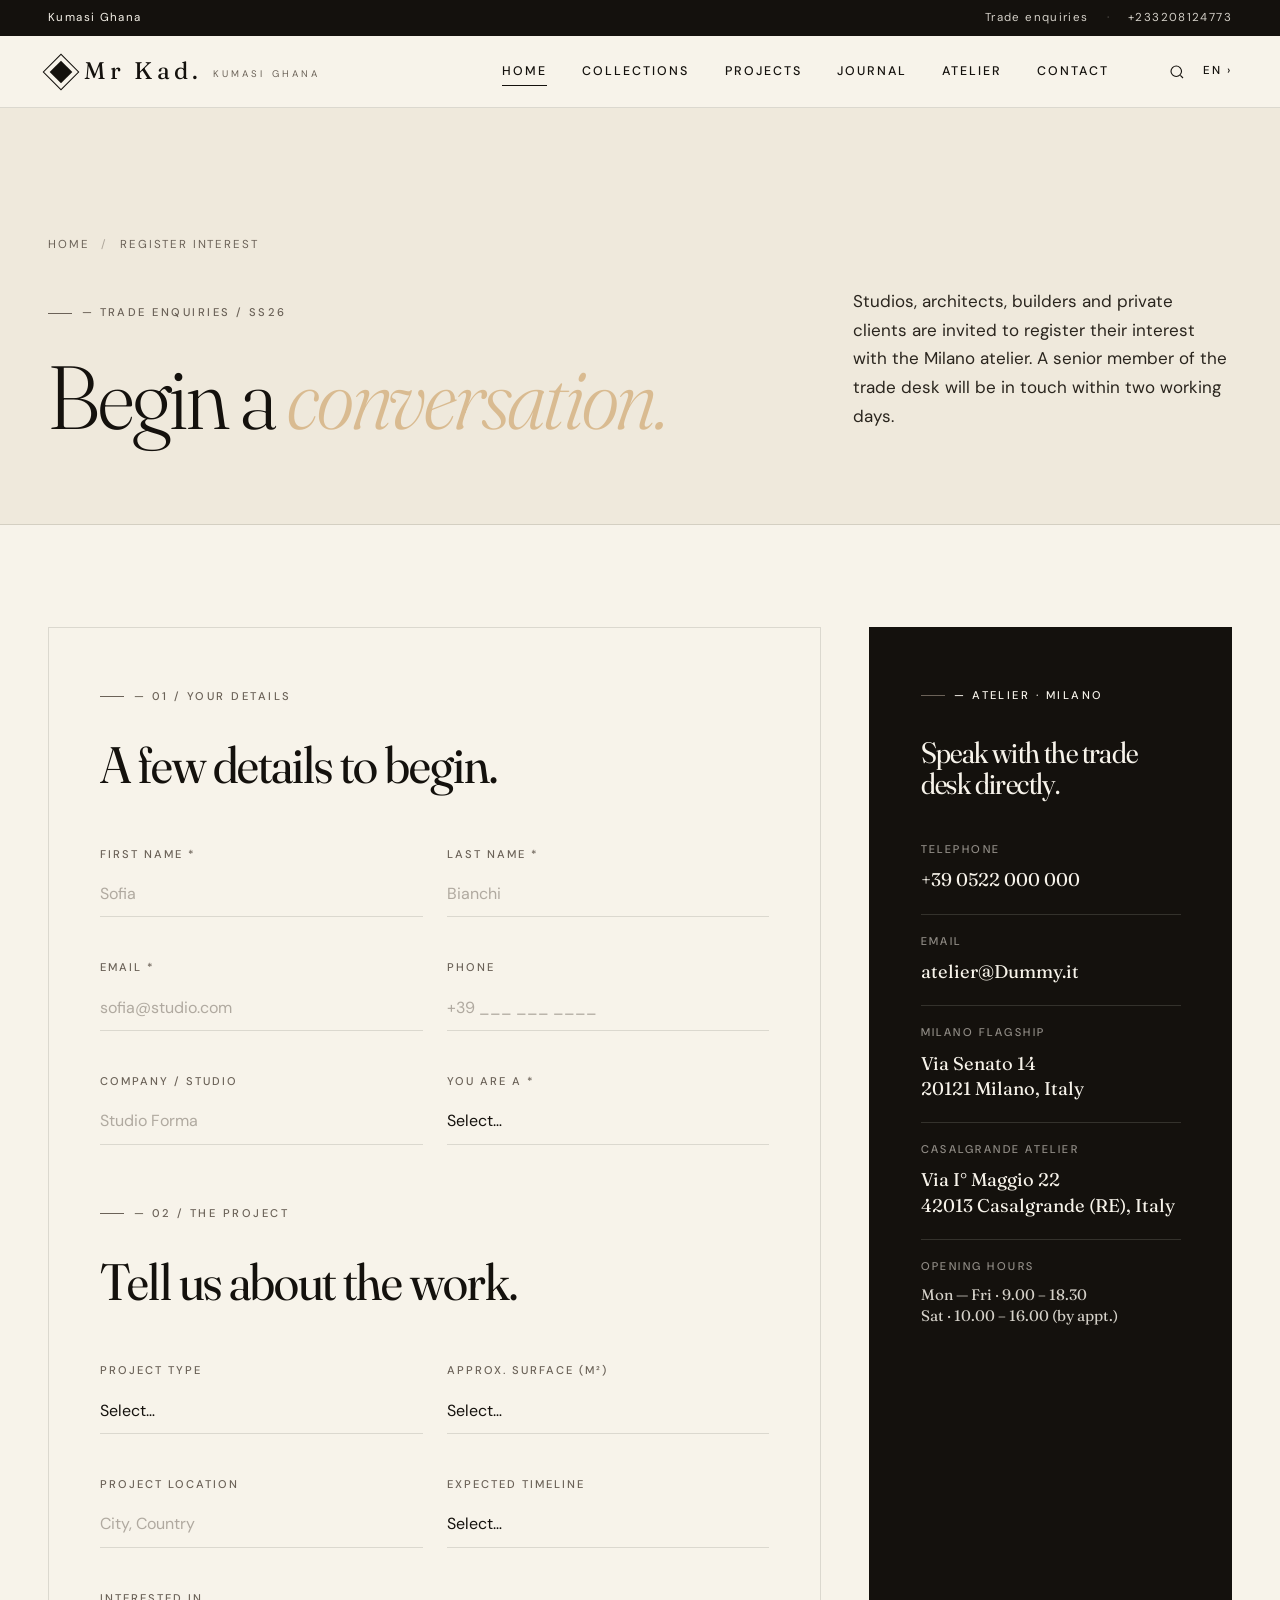
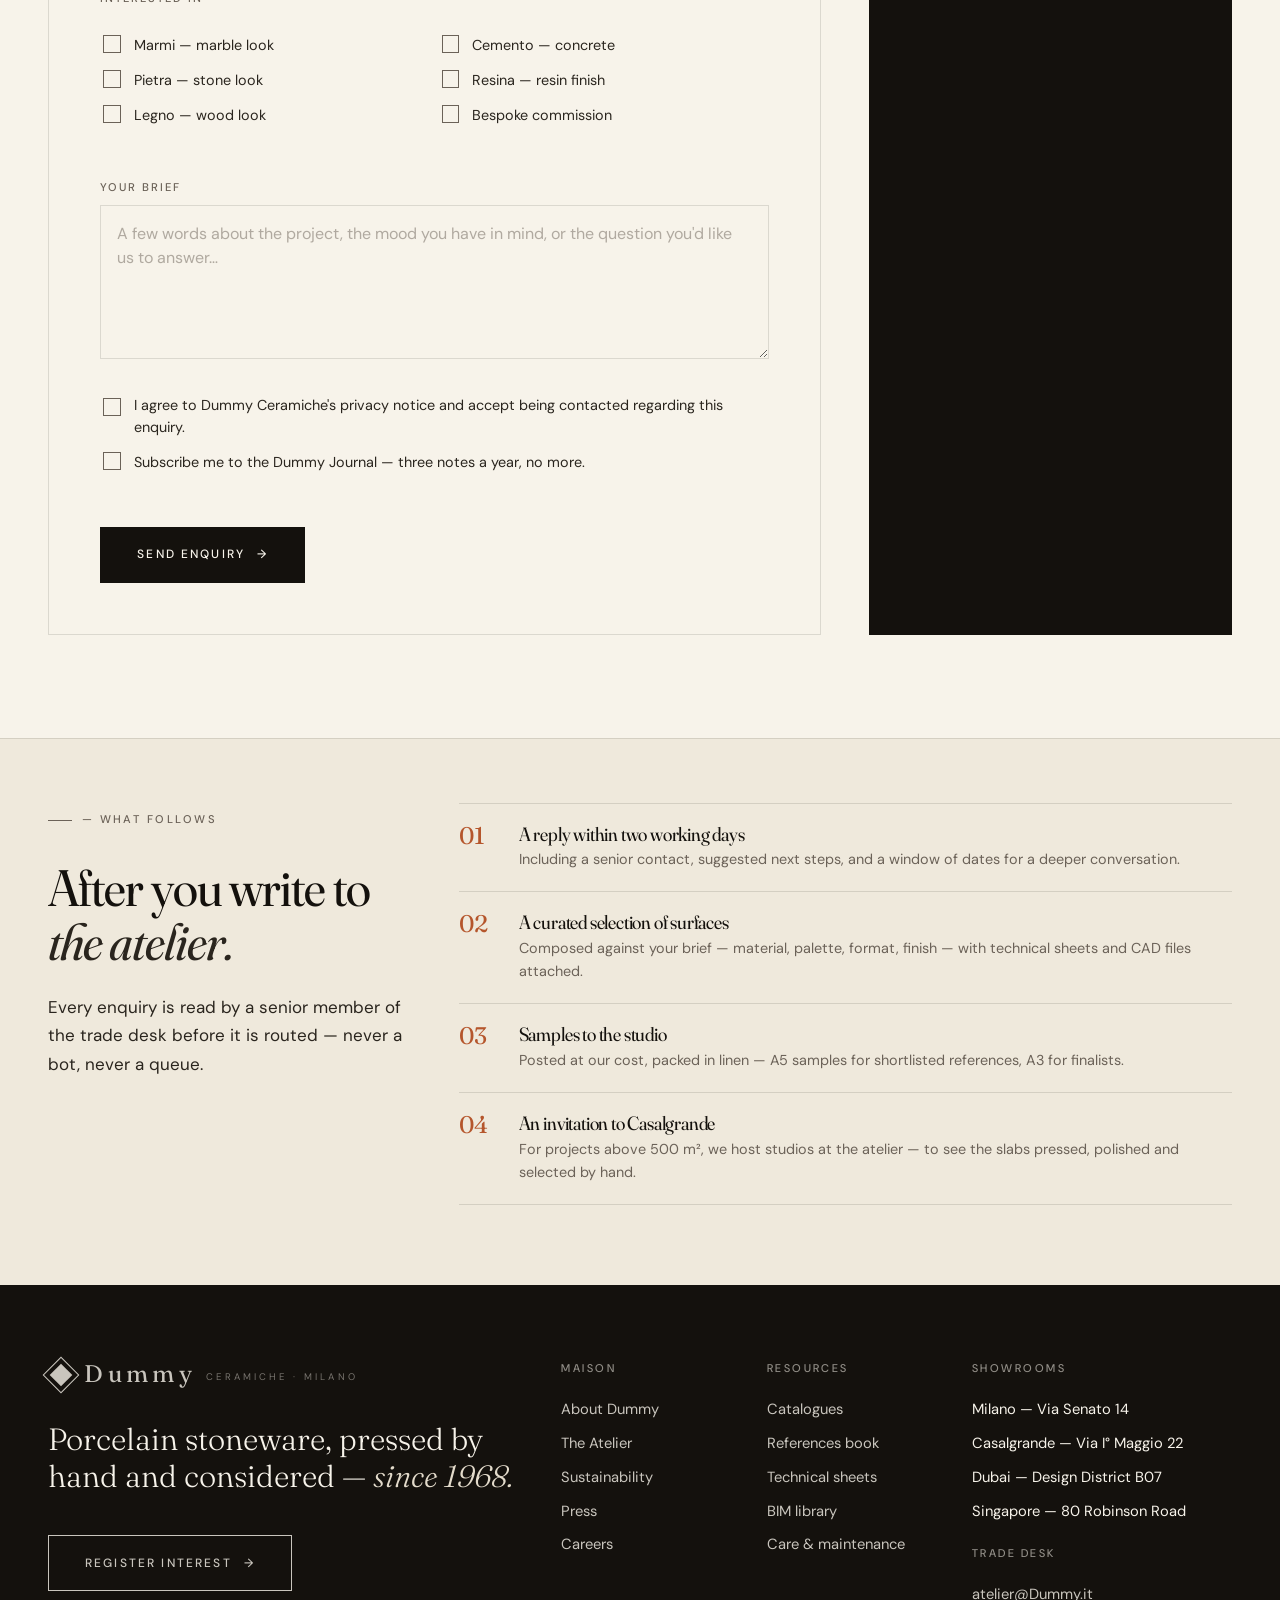
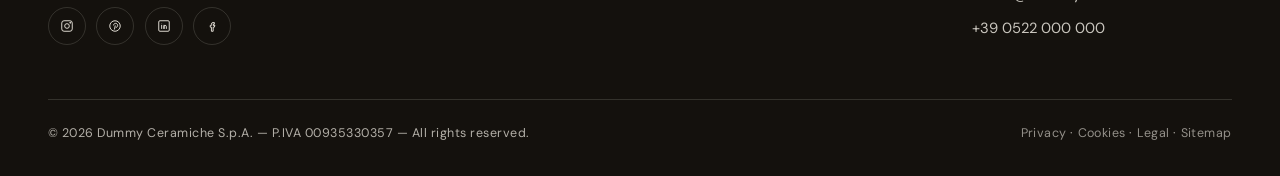
<file: register.html>
<!DOCTYPE html>
<html lang="en">
<head>
    <meta charset="UTF-8">
    <meta name="viewport" content="width=device-width, initial-scale=1.0">
    <title>Register Interest — Dummy Ceramiche</title>
    <meta name="description" content="Register your interest with Dummy Ceramiche. Trade enquiries, project consultations, and bespoke commissions for the considered home.">

    <link href="https://cdn.jsdelivr.net/npm/bootstrap@5.3.3/dist/css/bootstrap.min.css" rel="stylesheet">

    <link rel="preconnect" href="https://fonts.googleapis.com">
    <link rel="preconnect" href="https://fonts.gstatic.com" crossorigin>
    <link href="https://fonts.googleapis.com/css2?family=Fraunces:ital,opsz,wght@0,9..144,300;0,9..144,400;1,9..144,300;1,9..144,400&family=DM+Sans:wght@400;500;600&display=swap" rel="stylesheet">

    <link rel="stylesheet" href="assets/css/style.css">
</head>
<body>

<!-- ========== UTILITY BAR ========== -->
<div class="utility-bar d-none d-md-block">
    <div class="container-fluid px-4 px-lg-5">
        <div class="d-flex justify-content-between align-items-center">
            <div>
                <span>Kumasi Ghana</span>
            </div>
            <div>
                <a href="register.html">Trade enquiries</a>
                <span class="sep">·</span>
                <a href="tel:+233208124773">+233208124773</a>
            </div>
        </div>
    </div>
</div>

<!-- ========== NAVIGATION ========== -->
<nav class="navbar navbar-strata navbar-expand-lg">
    <div class="container-fluid px-4 px-lg-5">

        <a class="brand-mark navbar-brand" href="index.html">
            <span class="brand-glyph"></span>
            <span class="brand-name">Mr Kad.</span>
            <span class="brand-sub d-none d-sm-inline">Kumasi Ghana</span>
        </a>

        <button class="navbar-toggler" type="button" data-bs-toggle="collapse" data-bs-target="#mainNav">
            <span class="navbar-toggler-icon"></span>
        </button>

        <div class="collapse navbar-collapse justify-content-end" id="mainNav">
            <ul class="navbar-nav align-items-lg-center">
                <li class="nav-item"><a class="nav-link active" href="index.html">Home</a></li>
                <li class="nav-item"><a class="nav-link" href="collections.html">Collections</a></li>
                <li class="nav-item"><a class="nav-link" href="#projects">Projects</a></li>
                <li class="nav-item"><a class="nav-link" href="#journal">Journal</a></li>
                <li class="nav-item"><a class="nav-link" href="#atelier">Atelier</a></li>
                <li class="nav-item"><a class="nav-link" href="register.html">Contact</a></li>

                <li class="nav-item d-flex align-items-center gap-2 ms-lg-3 ps-lg-3 border-start-lg">
                    <button class="nav-icon-btn" aria-label="Search">
                        <svg width="18" height="18" viewBox="0 0 24 24" fill="none" stroke="currentColor" stroke-width="1.5"><circle cx="11" cy="11" r="7"/><path d="m20 20-3.5-3.5"/></svg>
                    </button>
                    <span class="lang-toggle">EN ›</span>
                </li>
            </ul>
        </div>
    </div>
</nav>

<!-- ========== PAGE HERO ========== -->
<section class="page-hero">
    <div class="container-fluid px-4 px-lg-5">

        <ul class="breadcrumb-strata">
            <li><a href="index.html">Home</a></li>
            <li>Register interest</li>
        </ul>

        <div class="row g-4 align-items-end">
            <div class="col-lg-8">
                <span class="eyebrow mb-3 d-inline-flex">— Trade enquiries / SS26</span>
                <h1 class="h-display mt-3">Begin a <em>conversation.</em></h1>
            </div>
            <div class="col-lg-4">
                <p class="lead-prose">
                    Studios, architects, builders and private clients are invited to register their interest with the Milano atelier. A senior member of the trade desk will be in touch within two working days.
                </p>
            </div>
        </div>
    </div>
</section>

<!-- ========== FORM + SIDEBAR ========== -->
<section class="section">
    <div class="container-fluid px-4 px-lg-5">

        <div class="row g-4 g-lg-5">

            <!-- FORM COLUMN -->
            <div class="col-lg-8 reveal">

                <div class="form-card form-strata">

                    <span class="eyebrow mb-3 d-inline-flex">— 01 / Your details</span>
                    <h2 class="h-section mt-3 mb-5">A few details to begin.</h2>

                    <form id="registerForm" novalidate>

                        <!-- Name + Last name -->
                        <div class="row g-4">
                            <div class="col-md-6 field-group">
                                <label class="form-label" for="firstName">First name *</label>
                                <input type="text" class="form-control" id="firstName" required placeholder="Sofia">
                            </div>
                            <div class="col-md-6 field-group">
                                <label class="form-label" for="lastName">Last name *</label>
                                <input type="text" class="form-control" id="lastName" required placeholder="Bianchi">
                            </div>
                        </div>

                        <!-- Email + Phone -->
                        <div class="row g-4">
                            <div class="col-md-6 field-group">
                                <label class="form-label" for="email">Email *</label>
                                <input type="email" class="form-control" id="email" required placeholder="sofia@studio.com">
                            </div>
                            <div class="col-md-6 field-group">
                                <label class="form-label" for="phone">Phone</label>
                                <input type="tel" class="form-control" id="phone" placeholder="+39 ___ ___ ____">
                            </div>
                        </div>

                        <!-- Company + Role -->
                        <div class="row g-4">
                            <div class="col-md-6 field-group">
                                <label class="form-label" for="company">Company / Studio</label>
                                <input type="text" class="form-control" id="company" placeholder="Studio Forma">
                            </div>
                            <div class="col-md-6 field-group">
                                <label class="form-label" for="role">You are a *</label>
                                <select class="form-select" id="role" required>
                                    <option value="">Select…</option>
                                    <option>Architect</option>
                                    <option>Interior designer</option>
                                    <option>Builder / Contractor</option>
                                    <option>Specifier</option>
                                    <option>Private client</option>
                                    <option>Press / Editorial</option>
                                </select>
                            </div>
                        </div>

                        <!-- Project type + Size + Location -->
                        <span class="eyebrow mb-3 d-inline-flex mt-4">— 02 / The project</span>
                        <h2 class="h-section mt-3 mb-5">Tell us about the work.</h2>

                        <div class="row g-4">
                            <div class="col-md-6 field-group">
                                <label class="form-label" for="projectType">Project type</label>
                                <select class="form-select" id="projectType">
                                    <option value="">Select…</option>
                                    <option>Private residence</option>
                                    <option>Hotel / Hospitality</option>
                                    <option>Retail / Boutique</option>
                                    <option>Office / Corporate</option>
                                    <option>Civic / Cultural</option>
                                    <option>Other</option>
                                </select>
                            </div>
                            <div class="col-md-6 field-group">
                                <label class="form-label" for="projectSize">Approx. surface (m²)</label>
                                <select class="form-select" id="projectSize">
                                    <option value="">Select…</option>
                                    <option>Under 100 m²</option>
                                    <option>100 – 500 m²</option>
                                    <option>500 – 2,000 m²</option>
                                    <option>Over 2,000 m²</option>
                                </select>
                            </div>
                        </div>

                        <div class="row g-4">
                            <div class="col-md-6 field-group">
                                <label class="form-label" for="location">Project location</label>
                                <input type="text" class="form-control" id="location" placeholder="City, Country">
                            </div>
                            <div class="col-md-6 field-group">
                                <label class="form-label" for="timeline">Expected timeline</label>
                                <select class="form-select" id="timeline">
                                    <option value="">Select…</option>
                                    <option>Within 3 months</option>
                                    <option>3 – 6 months</option>
                                    <option>6 – 12 months</option>
                                    <option>Beyond 12 months</option>
                                    <option>Still scoping</option>
                                </select>
                            </div>
                        </div>

                        <!-- Interested in -->
                        <div class="field-group">
                            <label class="form-label">Interested in</label>
                            <div class="row g-2 mt-2">
                                <div class="col-md-6">
                                    <div class="form-check">
                                        <input class="form-check-input" type="checkbox" id="int1">
                                        <label class="form-check-label" for="int1">Marmi — marble look</label>
                                    </div>
                                    <div class="form-check">
                                        <input class="form-check-input" type="checkbox" id="int2">
                                        <label class="form-check-label" for="int2">Pietra — stone look</label>
                                    </div>
                                    <div class="form-check">
                                        <input class="form-check-input" type="checkbox" id="int3">
                                        <label class="form-check-label" for="int3">Legno — wood look</label>
                                    </div>
                                </div>
                                <div class="col-md-6">
                                    <div class="form-check">
                                        <input class="form-check-input" type="checkbox" id="int4">
                                        <label class="form-check-label" for="int4">Cemento — concrete</label>
                                    </div>
                                    <div class="form-check">
                                        <input class="form-check-input" type="checkbox" id="int5">
                                        <label class="form-check-label" for="int5">Resina — resin finish</label>
                                    </div>
                                    <div class="form-check">
                                        <input class="form-check-input" type="checkbox" id="int6">
                                        <label class="form-check-label" for="int6">Bespoke commission</label>
                                    </div>
                                </div>
                            </div>
                        </div>

                        <!-- Message -->
                        <div class="field-group">
                            <label class="form-label" for="message">Your brief</label>
                            <textarea class="form-control" id="message" rows="5" placeholder="A few words about the project, the mood you have in mind, or the question you'd like us to answer…"></textarea>
                        </div>

                        <!-- Consent -->
                        <div class="field-group">
                            <div class="form-check">
                                <input class="form-check-input" type="checkbox" id="consent" required>
                                <label class="form-check-label" for="consent">
                                    I agree to Dummy Ceramiche's privacy notice and accept being contacted regarding this enquiry.
                                </label>
                            </div>
                            <div class="form-check">
                                <input class="form-check-input" type="checkbox" id="newsletter">
                                <label class="form-check-label" for="newsletter">
                                    Subscribe me to the Dummy Journal — three notes a year, no more.
                                </label>
                            </div>
                        </div>

                        <!-- Submit -->
                        <button type="submit" class="btn-strata mt-3">
                            Send enquiry <span>→</span>
                        </button>

                        <div class="form-success" id="formSuccess">
                            <p><strong style="font-family: var(--font-display); font-size: 1.15rem; font-weight: 400; display: block; margin-bottom: 0.4rem;">Thank you — your message is with the atelier.</strong>
                            A senior member of our trade desk will be in touch within two working days, at the email you provided.</p>
                        </div>

                    </form>
                </div>

            </div>

            <!-- SIDEBAR COLUMN -->
            <div class="col-lg-4 reveal">

                <div class="sidebar-card">

                    <span class="eyebrow mb-3 d-inline-flex" style="color:#F7F3EA;">— Atelier · Milano</span>
                    <h3 class="h-section mt-3 mb-4" style="color:var(--paper); font-size: 1.85rem;">Speak with the trade desk directly.</h3>

                    <div class="contact-row">
                        <h6>Telephone</h6>
                        <a href="tel:+390522000000">+39 0522 000 000</a>
                    </div>

                    <div class="contact-row">
                        <h6>Email</h6>
                        <a href="mailto:atelier@Dummy.it">atelier@Dummy.it</a>
                    </div>

                    <div class="contact-row">
                        <h6>Milano flagship</h6>
                        <p>Via Senato 14<br>20121 Milano, Italy</p>
                    </div>

                    <div class="contact-row">
                        <h6>Casalgrande atelier</h6>
                        <p>Via I° Maggio 22<br>42013 Casalgrande (RE), Italy</p>
                    </div>

                    <div class="contact-row">
                        <h6>Opening hours</h6>
                        <p style="font-size: 0.95rem !important; opacity: 0.85;">Mon — Fri · 9.00 – 18.30<br>Sat · 10.00 – 16.00 (by appt.)</p>
                    </div>

                </div>

            </div>
        </div>
    </div>
</section>

<!-- ========== BENEFITS / WHAT TO EXPECT ========== -->
<section class="section-tight" style="background: var(--paper-2); border-top: 1px solid var(--line);">
    <div class="container-fluid px-4 px-lg-5">

        <div class="row g-5 align-items-start">

            <div class="col-lg-4 reveal">
                <span class="eyebrow mb-3 d-inline-flex">— What follows</span>
                <h2 class="h-section mt-3">After you write to <em>the atelier.</em></h2>
                <p class="lead-prose mt-4">Every enquiry is read by a senior member of the trade desk before it is routed — never a bot, never a queue.</p>
            </div>

            <div class="col-lg-8 reveal">
                <ul class="benefits-list">
                    <li>
                        <span class="b-num">01</span>
                        <div>
                            <h4 class="b-title">A reply within two working days</h4>
                            <p class="b-desc">Including a senior contact, suggested next steps, and a window of dates for a deeper conversation.</p>
                        </div>
                    </li>
                    <li>
                        <span class="b-num">02</span>
                        <div>
                            <h4 class="b-title">A curated selection of surfaces</h4>
                            <p class="b-desc">Composed against your brief — material, palette, format, finish — with technical sheets and CAD files attached.</p>
                        </div>
                    </li>
                    <li>
                        <span class="b-num">03</span>
                        <div>
                            <h4 class="b-title">Samples to the studio</h4>
                            <p class="b-desc">Posted at our cost, packed in linen — A5 samples for shortlisted references, A3 for finalists.</p>
                        </div>
                    </li>
                    <li>
                        <span class="b-num">04</span>
                        <div>
                            <h4 class="b-title">An invitation to Casalgrande</h4>
                            <p class="b-desc">For projects above 500 m², we host studios at the atelier — to see the slabs pressed, polished and selected by hand.</p>
                        </div>
                    </li>
                </ul>
            </div>

        </div>
    </div>
</section>

<!-- ========== FOOTER ========== -->
<footer class="site-footer">
    <div class="container-fluid px-4 px-lg-5">
        <div class="row g-5">

            <div class="col-lg-5">
                <div class="footer-brand">
                    <a class="brand-mark" href="index.html">
                        <span class="brand-glyph"></span>
                        <span class="brand-name">Dummy</span>
                        <span class="brand-sub">Ceramiche · Milano</span>
                    </a>
                </div>
                <p class="footer-statement">Porcelain stoneware, pressed by hand and considered — <em>since 1968.</em></p>
                <a href="register.html" class="btn-strata" style="border-color: var(--paper); background: transparent; color: var(--paper);">Register Interest <span>→</span></a>
                <div class="social-row">
                    <a href="#" aria-label="Instagram"><svg viewBox="0 0 24 24" fill="none" stroke="currentColor" stroke-width="1.5"><rect x="3" y="3" width="18" height="18" rx="4"/><circle cx="12" cy="12" r="4"/><circle cx="17.5" cy="6.5" r="0.8" fill="currentColor"/></svg></a>
                    <a href="#" aria-label="Pinterest"><svg viewBox="0 0 24 24" fill="none" stroke="currentColor" stroke-width="1.5"><circle cx="12" cy="12" r="9"/><path d="M11 18l1.5-7M9.5 11c0-2 1.5-3.5 3.5-3.5s3.5 1.5 3.5 3.5-1.5 3.5-3 3.5"/></svg></a>
                    <a href="#" aria-label="LinkedIn"><svg viewBox="0 0 24 24" fill="none" stroke="currentColor" stroke-width="1.5"><rect x="3" y="3" width="18" height="18" rx="2"/><path d="M8 10v7M8 7v.5M12 17v-4a2 2 0 0 1 4 0v4M12 10v7"/></svg></a>
                    <a href="#" aria-label="Facebook"><svg viewBox="0 0 24 24" fill="none" stroke="currentColor" stroke-width="1.5"><path d="M14 9h2V6h-2a3 3 0 0 0-3 3v2H9v3h2v7h3v-7h2l1-3h-3V9.5A.5.5 0 0 1 14.5 9H14z"/></svg></a>
                </div>
            </div>

            <div class="col-6 col-lg-2">
                <h6>Maison</h6>
                <ul>
                    <li><a href="#">About Dummy</a></li>
                    <li><a href="#">The Atelier</a></li>
                    <li><a href="#">Sustainability</a></li>
                    <li><a href="#">Press</a></li>
                    <li><a href="#">Careers</a></li>
                </ul>
            </div>

            <div class="col-6 col-lg-2">
                <h6>Resources</h6>
                <ul>
                    <li><a href="#">Catalogues</a></li>
                    <li><a href="#">References book</a></li>
                    <li><a href="#">Technical sheets</a></li>
                    <li><a href="#">BIM library</a></li>
                    <li><a href="#">Care &amp; maintenance</a></li>
                </ul>
            </div>

            <div class="col-lg-3">
                <h6>Showrooms</h6>
                <ul>
                    <li>Milano — Via Senato 14</li>
                    <li>Casalgrande — Via I° Maggio 22</li>
                    <li>Dubai — Design District B07</li>
                    <li>Singapore — 80 Robinson Road</li>
                </ul>
                <h6 class="mt-4">Trade desk</h6>
                <ul>
                    <li><a href="mailto:atelier@Dummy.it">atelier@Dummy.it</a></li>
                    <li><a href="tel:+390522000000">+39 0522 000 000</a></li>
                </ul>
            </div>
        </div>

        <div class="footer-divider"></div>

        <div class="footer-bottom">
            <div>© <span id="year"></span> Dummy Ceramiche S.p.A. — P.IVA 00935330357 — All rights reserved.</div>
            <div><a href="#">Privacy</a> · <a href="#">Cookies</a> · <a href="#">Legal</a> · <a href="#">Sitemap</a></div>
        </div>
    </div>
</footer>

<script src="https://cdn.jsdelivr.net/npm/bootstrap@5.3.3/dist/js/bootstrap.bundle.min.js"></script>
<script src="assets/js/script.js"></script>
</body>
</html>
</file>
<file: assets/css/style.css>
/* =========================================================
   STRATA CERAMICHE — Custom Design System
   Layered on top of Bootstrap 5.3.3
   ========================================================= */

:root {
    /* Palette — warm paper / deep ink / single terracotta */
    --ink:        #14110D;
    --ink-soft:   #2A251E;
    --ink-mute:   #6B6258;
    --paper:      #F7F3EA;
    --paper-2:    #EFE9DC;
    --stone:      #E3DBCB;
    --terra:      #B5562C;
    --bronze:     #8A6E47;
    --white:      #FFFFFF;
    --line:       rgba(20, 17, 13, 0.12);
    --line-soft:  rgba(20, 17, 13, 0.06);
    --line-dark:  rgba(247, 243, 234, 0.14);

    /* Type */
    --font-display: 'Fraunces', 'Cormorant Garamond', Georgia, serif;
    --font-body:    'DM Sans', system-ui, -apple-system, sans-serif;

    /* Spacing scale */
    --space-section: clamp(4rem, 8vw, 8rem);
}

/* -------------------------------------------------------
   Base
   ------------------------------------------------------- */
*,
*::before,
*::after { box-sizing: border-box; }

html { scroll-behavior: smooth; }

body {
    font-family: var(--font-body);
    font-size: 16px;
    font-weight: 400;
    line-height: 1.6;
    color: var(--ink);
    background-color: var(--paper);
    -webkit-font-smoothing: antialiased;
    -moz-osx-font-smoothing: grayscale;
    overflow-x: hidden;
}

::selection {
    background: var(--ink);
    color: var(--paper);
}

img { max-width: 100%; height: auto; display: block; }

a {
    color: var(--ink);
    text-decoration: none;
    transition: color 0.3s ease, opacity 0.3s ease;
}

a:hover { color: var(--terra); }

/* -------------------------------------------------------
   Typography
   ------------------------------------------------------- */
h1, h2, h3, h4, h5, h6,
.display-serif {
    font-family: var(--font-display);
    font-weight: 400;
    letter-spacing: -0.015em;
    line-height: 1.08;
    color: var(--ink);
    font-variation-settings: 'opsz' 144, 'SOFT' 30;
}

.h-display {
    font-family: var(--font-display);
    font-size: clamp(2.75rem, 7vw, 6rem);
    line-height: 0.95;
    letter-spacing: -0.025em;
    font-weight: 300;
}

.h-display em {
    font-style: italic;
    font-weight: 300;
    color: #d9bb91;
}

.h-section {
    font-family: var(--font-display);
    font-size: clamp(2rem, 4vw, 3.5rem);
    line-height: 1.05;
    letter-spacing: -0.02em;
    font-weight: 400;
    margin: 0;
}

.h-section em {
    font-style: italic;
    color: var(--ink-soft);
}

.eyebrow {
    font-family: var(--font-body);
    font-size: 0.7rem;
    font-weight: 500;
    letter-spacing: 0.22em;
    text-transform: uppercase;
    color: var(--ink-mute);
    display: inline-flex;
    align-items: center;
    gap: 0.6rem;
}

.eyebrow::before {
    content: "";
    display: inline-block;
    width: 24px;
    height: 1px;
    background: var(--ink-mute);
}

.eyebrow.no-line::before { display: none; }

.meta-num {
    font-family: var(--font-body);
    font-size: 0.7rem;
    font-weight: 500;
    letter-spacing: 0.15em;
    color: var(--ink-mute);
}

.lead-prose {
    font-family: var(--font-body);
    font-size: 1.0625rem;
    line-height: 1.7;
    color: var(--ink-soft);
    max-width: 56ch;
}

/* -------------------------------------------------------
   Links & arrow-link components
   ------------------------------------------------------- */
.link-arrow {
    display: inline-flex;
    align-items: center;
    gap: 0.65rem;
    font-size: 0.8rem;
    font-weight: 500;
    letter-spacing: 0.12em;
    text-transform: uppercase;
    color: var(--ink);
    padding-bottom: 0.4rem;
    border-bottom: 1px solid var(--ink);
    transition: gap 0.3s ease, color 0.3s ease, border-color 0.3s ease;
}

.link-arrow .arrow {
    display: inline-block;
    transition: transform 0.3s ease;
    line-height: 1;
}

.link-arrow:hover {
    gap: 1rem;
    color: var(--terra);
    border-bottom-color: var(--terra);
}

.link-arrow:hover .arrow { transform: translateX(4px); }

.link-arrow--light {
    color: var(--paper);
    border-bottom-color: var(--paper);
}

.link-arrow--light:hover {
    color: var(--paper);
    border-bottom-color: var(--terra);
}

/* Buttons */
.btn-strata {
    display: inline-flex;
    align-items: center;
    gap: 0.75rem;
    padding: 1.1rem 2.25rem;
    font-family: var(--font-body);
    font-size: 0.75rem;
    font-weight: 500;
    letter-spacing: 0.18em;
    text-transform: uppercase;
    border: 1px solid var(--ink);
    background: var(--ink);
    color: var(--paper);
    border-radius: 0;
    transition: all 0.35s cubic-bezier(0.2, 0.8, 0.2, 1);
    cursor: pointer;
}

.btn-strata:hover {
    background: var(--terra);
    border-color: var(--terra);
    color: var(--paper);
    transform: translateY(-2px);
}

.btn-strata--outline {
    background: transparent;
    color: var(--ink);
}

.btn-strata--outline:hover {
    background: var(--ink);
    color: var(--paper);
}

/* -------------------------------------------------------
   Utility bar (top thin row)
   ------------------------------------------------------- */
.utility-bar {
    background: var(--ink);
    color: var(--paper);
    font-size: 0.72rem;
    letter-spacing: 0.12em;
    padding: 0.55rem 0;
}

.utility-bar a { color: var(--paper); opacity: 0.85; }
.utility-bar a:hover { opacity: 1; color: var(--terra); }
.utility-bar .sep { opacity: 0.35; margin: 0 0.85rem; }

/* -------------------------------------------------------
   Navigation
   ------------------------------------------------------- */
.navbar-strata {
    background: var(--paper);
    border-bottom: 1px solid var(--line);
    padding: 1.1rem 0;
    position: sticky;
    top: 0;
    z-index: 1030;
    transition: box-shadow 0.3s ease, padding 0.3s ease;
}

.navbar-strata.scrolled {
    box-shadow: 0 1px 0 var(--line);
}

.brand-mark {
    display: inline-flex;
    align-items: baseline;
    gap: 0.65rem;
    color: var(--ink);
}

.brand-mark .brand-glyph {
    width: 26px; height: 26px;
    border: 1.5px solid var(--ink);
    transform: rotate(45deg);
    position: relative;
    align-self: center;
    flex-shrink: 0;
}

.brand-mark .brand-glyph::after {
    content: "";
    position: absolute;
    inset: 4px;
    background: var(--ink);
}

.brand-mark .brand-name {
    font-family: var(--font-display);
    font-size: 1.5rem;
    font-weight: 400;
    letter-spacing: 0.18em;
    line-height: 1;
}

.brand-mark .brand-sub {
    font-family: var(--font-body);
    font-size: 0.6rem;
    letter-spacing: 0.32em;
    color: var(--ink-mute);
    text-transform: uppercase;
    align-self: end;
    padding-bottom: 3px;
}

.navbar-strata .nav-link {
    font-family: var(--font-body);
    font-size: 0.78rem;
    font-weight: 500;
    letter-spacing: 0.16em;
    text-transform: uppercase;
    color: var(--ink);
    padding: 0.5rem 1.1rem !important;
    position: relative;
}

.navbar-strata .nav-link::after {
    content: "";
    position: absolute;
    left: 1.1rem; right: 1.1rem;
    bottom: 0.25rem;
    height: 1px;
    background: var(--ink);
    transform: scaleX(0);
    transform-origin: left;
    transition: transform 0.3s ease;
}

.navbar-strata .nav-link:hover,
.navbar-strata .nav-link.active { color: var(--ink); }

.navbar-strata .nav-link:hover::after,
.navbar-strata .nav-link.active::after { transform: scaleX(1); }

.nav-icon-btn {
    width: 36px; height: 36px;
    display: inline-flex;
    align-items: center;
    justify-content: center;
    background: transparent;
    border: none;
    color: var(--ink);
    transition: color 0.2s ease;
}

.nav-icon-btn:hover { color: var(--terra); }

.lang-toggle {
    font-size: 0.72rem;
    font-weight: 500;
    letter-spacing: 0.18em;
    text-transform: uppercase;
}

/* Hamburger (mobile) */
.navbar-toggler {
    border: 1px solid var(--ink);
    border-radius: 0;
    padding: 0.45rem 0.7rem;
}

.navbar-toggler:focus { box-shadow: none; }

.navbar-toggler-icon {
    background-image: url("data:image/svg+xml,%3Csvg xmlns='http://www.w3.org/2000/svg' viewBox='0 0 30 30'%3E%3Cpath stroke='%2314110D' stroke-linecap='square' stroke-miterlimit='10' stroke-width='1.5' d='M4 7h22M4 15h22M4 23h22'/%3E%3C/svg%3E");
}

/* -------------------------------------------------------
   Hero / Carousel
   ------------------------------------------------------- */
.hero-carousel { position: relative; background: var(--ink); }

.hero-carousel .carousel-item {
    height: clamp(520px, 78vh, 820px);
    position: relative;
}

.hero-img {
    position: absolute; inset: 0;
    width: 100%; height: 100%;
    object-fit: cover;
}

.hero-overlay {
    position: absolute; inset: 0;
    background: linear-gradient(180deg, rgba(20, 17, 13, 0.05) 0%, rgb(14 14 13 / 52%) 40%, rgb(20 17 13 / 85%) 100%);
    pointer-events: none;
}

.hero-content {
    position: absolute;
    left: clamp(1.25rem, 5vw, 5rem);
    right: clamp(1.25rem, 5vw, 5rem);
    bottom: clamp(2.5rem, 6vw, 5rem);
    color: var(--paper);
    z-index: 2;
}

.hero-content .eyebrow {
    color: var(--paper);
    opacity: 0.85;
}

.hero-content .eyebrow::before { background: var(--paper); }

.hero-content .h-display {
    color: var(--paper);
    margin: 0.75rem 0 1.25rem;
    max-width: 16ch;
}

.hero-content .hero-meta {
    display: flex;
    flex-wrap: wrap;
    gap: 1.5rem 2.5rem;
    margin-top: 2rem;
    align-items: flex-end;
}

.hero-meta-item {
    font-size: 0.72rem;
    letter-spacing: 0.18em;
    text-transform: uppercase;
    opacity: 0.8;
    color: var(--paper);
}

.hero-meta-item strong {
    display: block;
    font-family: var(--font-display);
    font-size: 1rem;
    font-weight: 400;
    letter-spacing: 0.04em;
    text-transform: none;
    margin-top: 0.25rem;
    color: var(--paper);
    opacity: 1;
}

/* Carousel controls */
.hero-carousel .carousel-indicators {
    margin-bottom: 1.75rem;
    justify-content: flex-start;
    left: clamp(1.25rem, 5vw, 5rem);
    right: auto;
    gap: 0.5rem;
}

.hero-carousel .carousel-indicators [data-bs-target] {
    width: 32px;
    height: 2px;
    background-color: rgba(247, 243, 234, 0.4);
    border: none;
    opacity: 1;
    transition: background-color 0.3s ease, width 0.3s ease;
    border-radius: 0;
}

.hero-carousel .carousel-indicators .active {
    background-color: var(--paper);
    width: 48px;
}

.hero-carousel .carousel-control-prev,
.hero-carousel .carousel-control-next {
    width: 5%;
    opacity: 0;
    transition: opacity 0.3s ease;
}

.hero-carousel:hover .carousel-control-prev,
.hero-carousel:hover .carousel-control-next { opacity: 0.7; }

/* -------------------------------------------------------
   Section base
   ------------------------------------------------------- */
.section {
    padding-top: var(--space-section);
    padding-bottom: var(--space-section);
}

.section-tight {
    padding-top: clamp(3rem, 5vw, 5rem);
    padding-bottom: clamp(3rem, 5vw, 5rem);
}

.section-head {
    display: flex;
    justify-content: space-between;
    align-items: flex-end;
    gap: 2rem;
    margin-bottom: clamp(2rem, 4vw, 4rem);
    flex-wrap: wrap;
}

.section-head .head-left { max-width: 720px; }

/* -------------------------------------------------------
   Collections category grid (4-up)
   ------------------------------------------------------- */
.cat-card {
    display: block;
    color: var(--ink);
    position: relative;
}

.cat-card .cat-thumb {
    aspect-ratio: 4 / 5;
    overflow: hidden;
    background: var(--stone);
    margin-bottom: 1.1rem;
    position: relative;
}

.cat-card .cat-thumb img {
    width: 100%; height: 100%;
    object-fit: cover;
    transition: transform 0.9s cubic-bezier(0.2, 0.8, 0.2, 1);
}

.cat-card:hover .cat-thumb img { transform: scale(1.06); }

.cat-card .cat-meta {
    display: flex;
    justify-content: space-between;
    align-items: baseline;
    padding-bottom: 0.85rem;
    border-bottom: 1px solid var(--line);
    transition: border-color 0.3s ease;
}

.cat-card:hover .cat-meta { border-bottom-color: var(--ink); }

.cat-card .cat-name {
    font-family: var(--font-display);
    font-size: 1.4rem;
    font-weight: 400;
    letter-spacing: -0.01em;
    color: var(--ink);
}

.cat-card .cat-arrow {
    font-size: 1.1rem;
    color: var(--ink);
    transition: transform 0.3s ease;
}

.cat-card:hover .cat-arrow { transform: translate(3px, -3px); }

/* -------------------------------------------------------
   Featured Collection (dark spotlight)
   ------------------------------------------------------- */
.spotlight {
    background: var(--ink);
    color: var(--paper);
    padding: clamp(3rem, 6vw, 6rem) 0;
    position: relative;
    overflow: hidden;
}

.spotlight .spotlight-label {
    display: inline-block;
    padding: 0.4rem 0.85rem;
    background: var(--paper);
    color: var(--ink);
    font-size: 0.65rem;
    letter-spacing: 0.25em;
    font-weight: 600;
    text-transform: uppercase;
    margin-bottom: 1.5rem;
}

.spotlight .h-display { color: var(--paper); }
.spotlight .h-display em { color: var(--stone); }

.spotlight-prose {
    color: rgba(247, 243, 234, 0.78);
    max-width: 50ch;
    margin-top: 1.25rem;
}

.spotlight-img {
    aspect-ratio: 4 / 5;
    overflow: hidden;
    background: var(--ink-soft);
}

.spotlight-img img {
    width: 100%; height: 100%; object-fit: cover;
}

.spotlight-meta {
    display: flex;
    gap: 2rem;
    margin-top: 2rem;
    padding-top: 1.5rem;
    border-top: 1px solid var(--line-dark);
    flex-wrap: wrap;
}

.spotlight-meta div { font-size: 0.78rem; letter-spacing: 0.06em; }
.spotlight-meta .label {
    text-transform: uppercase;
    letter-spacing: 0.2em;
    font-size: 0.65rem;
    opacity: 0.6;
    margin-bottom: 0.3rem;
}

/* -------------------------------------------------------
   Editorial / Journal cards (3-up)
   ------------------------------------------------------- */
.journal-card {
    color: var(--ink);
    display: block;
}

.journal-card .j-thumb {
    aspect-ratio: 5 / 4;
    overflow: hidden;
    margin-bottom: 1.5rem;
    background: var(--stone);
}

.journal-card .j-thumb img {
    width: 100%; height: 100%; object-fit: cover;
    transition: transform 0.9s cubic-bezier(0.2, 0.8, 0.2, 1);
}

.journal-card:hover .j-thumb img { transform: scale(1.06); }

.journal-card .j-meta {
    display: flex;
    gap: 1.5rem;
    font-size: 0.7rem;
    letter-spacing: 0.18em;
    text-transform: uppercase;
    color: var(--ink-mute);
    margin-bottom: 0.75rem;
}

.journal-card .j-title {
    font-family: var(--font-display);
    font-size: 1.45rem;
    line-height: 1.2;
    color: var(--ink);
    margin-bottom: 0.65rem;
    letter-spacing: -0.01em;
}

.journal-card .j-excerpt {
    color: var(--ink-mute);
    font-size: 0.95rem;
    line-height: 1.6;
    max-width: 38ch;
}

/* -------------------------------------------------------
   Inspirational full-bleed
   ------------------------------------------------------- */
.inspire {
    position: relative;
    overflow: hidden;
    background: var(--ink);
}

.inspire-img {
    width: 100%;
    height: clamp(440px, 72vh, 720px);
    object-fit: cover;
    display: block;
}

.inspire-overlay {
    position: absolute; inset: 0;
    background: linear-gradient(180deg, rgb(0 0 0 / 55%) 50%, rgba(20, 17, 13, 0.55) 100%);
    pointer-events: none;
}

.inspire-tag {
    position: absolute;
    top: clamp(1.5rem, 3vw, 2.5rem);
    left: clamp(1.5rem, 3vw, 2.5rem);
    padding: 0.45rem 1rem;
    background: var(--paper);
    color: var(--ink);
    font-size: 0.65rem;
    letter-spacing: 0.25em;
    font-weight: 600;
    text-transform: uppercase;
    z-index: 2;
}

.inspire-content {
    position: absolute;
    left: clamp(1.5rem, 3vw, 2.5rem);
    bottom: clamp(2rem, 4vw, 3.5rem);
    color: var(--paper);
    z-index: 2;
    max-width: 600px;
}

.inspire-content .h-display { color: var(--paper); margin-bottom: 1rem; }

/* -------------------------------------------------------
   Most-Viewed Collections / Tile texture grid
   ------------------------------------------------------- */
.tile-card {
    color: var(--ink);
    display: block;
}

.tile-card .tile-thumb {
    aspect-ratio: 1 / 1;
    overflow: hidden;
    background: var(--stone);
    margin-bottom: 1rem;
    position: relative;
}

.tile-card .tile-thumb img {
    width: 100%; height: 100%; object-fit: cover;
    transition: transform 1s cubic-bezier(0.2, 0.8, 0.2, 1);
}

.tile-card:hover .tile-thumb img { transform: scale(1.08); }

.tile-card .tile-name {
    font-family: var(--font-display);
    font-size: 1.15rem;
    color: var(--ink);
    margin-bottom: 0.15rem;
}

.tile-card .tile-sub {
    font-size: 0.72rem;
    letter-spacing: 0.16em;
    text-transform: uppercase;
    color: var(--ink-mute);
}

/* -------------------------------------------------------
   Suggestions / link directory
   ------------------------------------------------------- */
.suggestions {
    padding-top: clamp(3rem, 5vw, 5rem);
    padding-bottom: clamp(3rem, 5vw, 5rem);
    border-top: 1px solid var(--line);
}

.suggestions h6 {
    font-family: var(--font-display);
    font-size: 1.5rem;
    font-weight: 400;
    margin-bottom: 1.5rem;
    letter-spacing: -0.01em;
}

.suggestions ul {
    list-style: none;
    padding: 0; margin: 0;
}

.suggestions ul li { margin-bottom: 0.5rem; }

.suggestions ul li a {
    font-size: 0.875rem;
    color: var(--ink-soft);
    transition: color 0.2s ease, padding-left 0.2s ease;
    display: inline-block;
}

.suggestions ul li a:hover {
    color: var(--terra);
    padding-left: 0.25rem;
}

.size-list { color: var(--ink-mute); font-size: 0.875rem; }
.size-list li { margin-bottom: 0.5rem; }

/* -------------------------------------------------------
   Footer
   ------------------------------------------------------- */
.site-footer {
    background: var(--ink);
    color: var(--paper);
    padding: clamp(4rem, 6vw, 6rem) 0 2rem;
}

.site-footer a { color: var(--paper); opacity: 0.8; }
.site-footer a:hover { opacity: 1; color: var(--terra); }

.site-footer h6 {
    font-family: var(--font-body);
    font-size: 0.7rem;
    letter-spacing: 0.22em;
    text-transform: uppercase;
    color: var(--paper);
    opacity: 0.55;
    margin-bottom: 1.5rem;
    font-weight: 500;
}

.site-footer ul { list-style: none; padding: 0; margin: 0; }
.site-footer ul li { margin-bottom: 0.65rem; font-size: 0.92rem; }

.footer-brand {
    margin-bottom: 2rem;
}

.footer-brand .brand-mark .brand-name { color: var(--paper); }
.footer-brand .brand-mark .brand-glyph { border-color: var(--paper); }
.footer-brand .brand-mark .brand-glyph::after { background: var(--paper); }
.footer-brand .brand-mark .brand-sub { color: rgba(247,243,234,0.55); }

.footer-statement {
    font-family: var(--font-display);
    font-size: clamp(1.5rem, 2.4vw, 2.25rem);
    line-height: 1.2;
    font-weight: 300;
    color: var(--paper);
    max-width: 26ch;
    margin-bottom: 2.5rem;
}

.footer-statement em { font-style: italic; color: var(--stone); }

.footer-divider {
    border-top: 1px solid var(--line-dark);
    margin: 3rem 0 1.5rem;
}

.footer-bottom {
    display: flex;
    justify-content: space-between;
    flex-wrap: wrap;
    gap: 1rem;
    font-size: 0.78rem;
    opacity: 0.7;
    letter-spacing: 0.04em;
}

.social-row {
    display: flex;
    gap: 0.65rem;
    margin-top: 1rem;
}

.social-row a {
    width: 38px; height: 38px;
    border: 1px solid var(--line-dark);
    display: inline-flex;
    align-items: center;
    justify-content: center;
    border-radius: 50%;
    transition: background 0.3s ease, border-color 0.3s ease;
    opacity: 1;
}

.social-row a:hover {
    background: var(--paper);
    border-color: var(--paper);
}

.social-row a:hover svg { color: var(--ink); }

.social-row svg { width: 14px; height: 14px; color: var(--paper); transition: color 0.3s ease; }

/* =========================================================
   COLLECTIONS PAGE
   ========================================================= */
.page-hero {
    background: var(--paper-2);
    padding: clamp(5rem, 10vw, 9rem) 0 clamp(3.5rem, 6vw, 5rem);
    border-bottom: 1px solid var(--line);
}

.breadcrumb-strata {
    list-style: none;
    display: flex;
    gap: 0.75rem;
    padding: 0;
    margin: 0 0 2rem;
    font-size: 0.72rem;
    letter-spacing: 0.16em;
    text-transform: uppercase;
    color: var(--ink-mute);
}

.breadcrumb-strata a { color: var(--ink-mute); }
.breadcrumb-strata a:hover { color: var(--ink); }
.breadcrumb-strata li + li::before { content: "/"; margin-right: 0.75rem; opacity: 0.5; }

.filter-bar {
    background: var(--paper);
    border-bottom: 1px solid var(--line);
    padding: 1.25rem 0;
    position: sticky;
    top: 70px;
    z-index: 100;
    backdrop-filter: blur(8px);
}

.filter-bar .filter-scroll {
    display: flex;
    gap: 0.5rem;
    overflow-x: auto;
    scrollbar-width: none;
}

.filter-bar .filter-scroll::-webkit-scrollbar { display: none; }

.filter-chip {
    padding: 0.65rem 1.25rem;
    font-size: 0.72rem;
    font-weight: 500;
    letter-spacing: 0.16em;
    text-transform: uppercase;
    border: 1px solid var(--line);
    background: transparent;
    color: var(--ink);
    cursor: pointer;
    white-space: nowrap;
    transition: all 0.25s ease;
    border-radius: 0;
}

.filter-chip:hover {
    border-color: var(--ink);
}

.filter-chip.active {
    background: var(--ink);
    color: var(--paper);
    border-color: var(--ink);
}

.product-card {
    color: var(--ink);
    display: block;
    margin-bottom: 3rem;
}

.product-card .p-thumb {
    aspect-ratio: 3 / 4;
    overflow: hidden;
    background: var(--stone);
    position: relative;
    margin-bottom: 1.25rem;
}

.product-card .p-thumb img {
    width: 100%; height: 100%; object-fit: cover;
    transition: transform 0.9s cubic-bezier(0.2, 0.8, 0.2, 1);
}

.product-card:hover .p-thumb img { transform: scale(1.05); }

.product-card .p-tag {
    position: absolute;
    top: 1rem; left: 1rem;
    padding: 0.3rem 0.65rem;
    background: var(--paper);
    color: var(--ink);
    font-size: 0.6rem;
    font-weight: 600;
    letter-spacing: 0.2em;
    text-transform: uppercase;
}

.product-card .p-tag--terra {
    background: var(--terra);
    color: var(--paper);
}

.product-card .p-header {
    display: flex;
    justify-content: space-between;
    align-items: baseline;
    margin-bottom: 0.4rem;
}

.product-card .p-name {
    font-family: var(--font-display);
    font-size: 1.45rem;
    color: var(--ink);
    letter-spacing: -0.01em;
}

.product-card .p-num {
    font-size: 0.72rem;
    color: var(--ink-mute);
    letter-spacing: 0.14em;
}

.product-card .p-desc {
    font-size: 0.85rem;
    color: var(--ink-mute);
    margin-bottom: 0.6rem;
}

.product-card .p-swatches {
    display: flex; gap: 0.4rem; margin-top: 0.5rem;
}

.product-card .p-swatch {
    width: 18px; height: 18px;
    border: 1px solid var(--line);
}

/* CTA banner */
.cta-banner {
    background: var(--paper-2);
    padding: clamp(3rem, 5vw, 5rem) 0;
    text-align: center;
    border-top: 1px solid var(--line);
}

.cta-banner .h-section { margin-bottom: 1rem; }

/* =========================================================
   REGISTER PAGE / FORM
   ========================================================= */
.form-strata .form-label {
    font-size: 0.7rem;
    font-weight: 500;
    letter-spacing: 0.18em;
    text-transform: uppercase;
    color: var(--ink-mute);
    margin-bottom: 0.5rem;
}

.form-strata .form-control,
.form-strata .form-select {
    background: transparent;
    border: none;
    border-bottom: 1px solid var(--line);
    border-radius: 0;
    padding: 0.65rem 0 0.65rem;
    color: var(--ink);
    font-family: var(--font-body);
    font-size: 1rem;
    box-shadow: none;
    transition: border-color 0.3s ease;
}

.form-strata .form-control:focus,
.form-strata .form-select:focus {
    border-bottom-color: var(--ink);
    background: transparent;
    box-shadow: none;
    color: var(--ink);
}

.form-strata .form-control::placeholder {
    color: var(--ink-mute);
    opacity: 0.5;
}

.form-strata textarea.form-control {
    border: 1px solid var(--line);
    padding: 1rem;
    min-height: 140px;
}

.form-strata textarea.form-control:focus {
    border-color: var(--ink);
}

.form-strata .field-group { margin-bottom: 2.25rem; }

.form-strata .form-check-input {
    border-radius: 0;
    border-color: var(--ink-mute);
    width: 1.1rem; height: 1.1rem;
    margin-top: 0.2rem;
    background: transparent;
}

.form-strata .form-check-input:checked {
    background-color: var(--ink);
    border-color: var(--ink);
}

.form-strata .form-check-label {
    font-size: 0.9rem;
    color: var(--ink-soft);
    padding-left: 0.4rem;
    line-height: 1.5;
}

.form-strata .form-check {
    padding-left: 1.7rem;
    margin-bottom: 0.6rem;
}

.form-card {
    background: var(--paper);
    padding: clamp(2rem, 4vw, 3.5rem);
    border: 1px solid var(--line);
}

.sidebar-card {
    background: var(--ink);
    color: var(--paper);
    padding: clamp(2rem, 4vw, 3.5rem);
    height: 100%;
}

.sidebar-card h6 {
    font-family: var(--font-body);
    font-size: 0.7rem;
    letter-spacing: 0.22em;
    text-transform: uppercase;
    color: rgba(247,243,234,0.55);
    margin: 0 0 0.75rem;
    font-weight: 500;
}

.sidebar-card .contact-row {
    padding: 1.25rem 0;
    border-bottom: 1px solid var(--line-dark);
}

.sidebar-card .contact-row:last-child { border-bottom: none; }

.sidebar-card .contact-row p,
.sidebar-card .contact-row a {
    font-family: var(--font-display);
    font-size: 1.15rem;
    color: var(--paper);
    margin: 0;
    line-height: 1.4;
    opacity: 1;
}

.sidebar-card .contact-row a:hover { color: var(--terra); }

.benefits-list {
    list-style: none;
    padding: 0;
}

.benefits-list li {
    padding: 1.25rem 0;
    border-top: 1px solid var(--line);
    display: flex;
    gap: 1.25rem;
    align-items: flex-start;
}

.benefits-list li:last-child { border-bottom: 1px solid var(--line); }

.benefits-list .b-num {
    font-family: var(--font-display);
    font-size: 1.5rem;
    color: var(--terra);
    line-height: 1;
    flex-shrink: 0;
    width: 2.5rem;
}

.benefits-list .b-title {
    font-family: var(--font-display);
    font-size: 1.2rem;
    color: var(--ink);
    margin-bottom: 0.25rem;
    letter-spacing: -0.01em;
}

.benefits-list .b-desc {
    font-size: 0.9rem;
    color: var(--ink-mute);
    margin: 0;
}

/* Toast / success message */
.form-success {
    background: var(--paper-2);
    border-left: 3px solid var(--terra);
    padding: 1.25rem 1.5rem;
    margin-top: 1.5rem;
    display: none;
}

.form-success.show { display: block; animation: fade-up 0.4s ease both; }

.form-success p { margin: 0; color: var(--ink-soft); }

/* =========================================================
   Animations
   ========================================================= */
@keyframes fade-up {
    from { opacity: 0; transform: translateY(16px); }
    to { opacity: 1; transform: translateY(0); }
}

.reveal {
    opacity: 0;
    transform: translateY(18px);
    transition: opacity 0.9s ease, transform 0.9s cubic-bezier(0.2, 0.8, 0.2, 1);
}

.reveal.visible {
    opacity: 1;
    transform: translateY(0);
}

.hero-content .eyebrow,
.hero-content .h-display,
.hero-content .hero-meta {
    animation: fade-up 1s cubic-bezier(0.2, 0.8, 0.2, 1) both;
}

.hero-content .h-display { animation-delay: 0.15s; }
.hero-content .hero-meta { animation-delay: 0.3s; }

/* =========================================================
   Responsive tweaks
   ========================================================= */
@media (max-width: 991.98px) {
    .navbar-strata { padding: 0.85rem 0; }

    .navbar-strata .navbar-collapse {
        padding: 1.5rem 0;
        border-top: 1px solid var(--line);
        margin-top: 0.85rem;
    }

    .navbar-strata .nav-link {
        padding: 0.85rem 0 !important;
        border-bottom: 1px solid var(--line-soft);
    }

    .navbar-strata .nav-link::after { display: none; }

    .section-head {
        flex-direction: column;
        align-items: flex-start;
    }

    .hero-content .hero-meta { gap: 1rem 1.5rem; }

    .footer-bottom { flex-direction: column; }

    .filter-bar { top: 60px; }
}

@media (max-width: 575.98px) {
    .utility-bar { display: none; }

    .brand-mark .brand-name { font-size: 1.25rem; }
    .brand-mark .brand-sub { display: none; }

    .hero-content .hero-meta-item { font-size: 0.65rem; }
    .hero-content .hero-meta-item strong { font-size: 0.9rem; }

    .spotlight-img { aspect-ratio: 1 / 1; }
}
</file>
